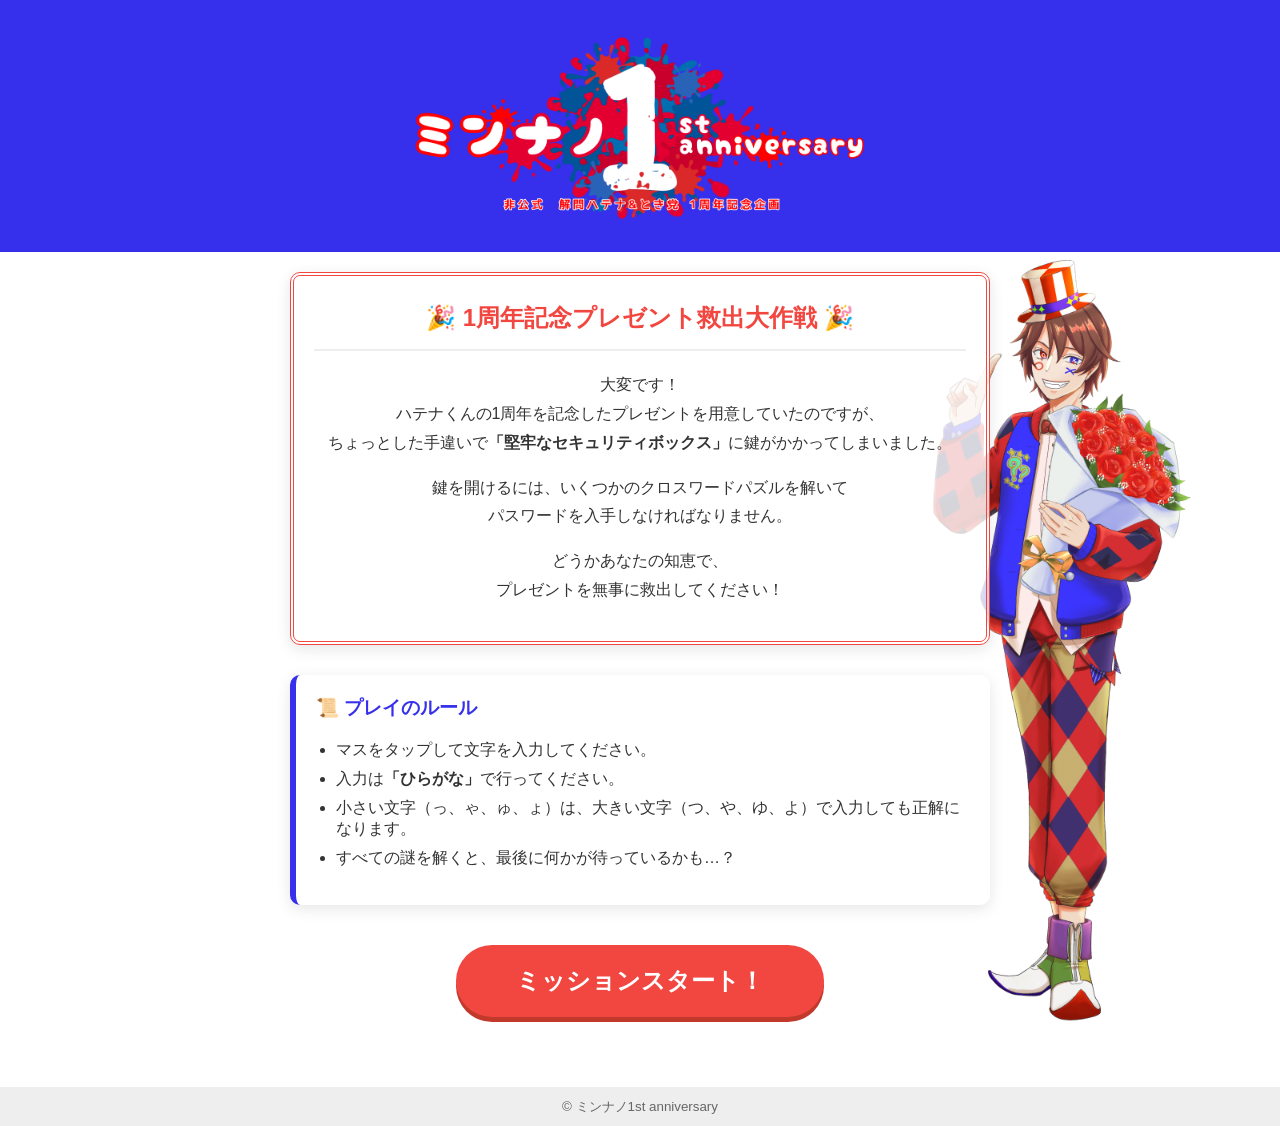
<file: index.html>
<!DOCTYPE html>
<html lang="ja">
<head>
    <meta charset="UTF-8">
    <meta name="viewport" content="width=device-width, initial-scale=1.0">
    <title>1st Anniversary Mission</title>
<link rel="stylesheet" href="style.css">

    <style>
        /* 画面全体（body）の設定 */
        body {
            /* 1. 背景色は白（ご自身で変更された `#fff` を指定） */
            background-color: #fff; 
            
            /* 2. 画像の場所を指定 */
            background-image: url('images/top-bg.png'); 
            
            /* 3. ★重要：画像を繰り返さない（1枚だけ表示） */
            background-repeat: no-repeat;
            
            /* 4. ★重要：画像の位置を「右下」にする */
            /* （"right bottom" で右下隅にピタッとくっつきます） */
            background-position: right 20px bottom 100px;
            
            /* 5. ★重要：画像のサイズを調整する */
            /* "contain" にすると、画像全体が画面内に収まるように自動縮小されます。
               もしそれでも大きい場合は、下のコメントアウトを外して数字で指定してください */
            background-size: contain; 
            background-size: 400px; /* 例：横幅300pxにする */
            
            /* 6. ★重要：スクロールした時に画像も一緒に動かす */
            /* （前回は `fixed` でしたが、右下配置の場合は動かした方が自然です） */
            background-attachment: scroll; 
        }

        /* 文字を読みやすくするための調整 */
        .story-box, .rule-box {
            /* 白背景を少し透明にして、後ろのイラストに重なった時もおしゃれに見せる */
            background-color: rgba(255, 255, 255, 0.8) !important; 
            box-shadow: 0 4px 15px rgba(0,0,0,0.1); /* 影をつけて浮かせるとさらに読みやすい */

        /* --- ここから：スマホ（画面幅が768px以下）の時だけの特別ルール --- */
        @media (max-width: 768px) {
            
            /* 1. 箱の下に大きなスペース（空き地）を作ってイラストを露出させる */
            .top-page {
                padding-bottom: 300px; /* ★イラストが綺麗に見えるまで数字を増やしたり減らしたりして調整してください */
            }

            /* 2. スマホ画面に合わせてイラストの位置とサイズを最適化する */
            body {
                background-position: center bottom; /* 右下だと見切れることがあるので、スマホでは「真ん中・一番下」に配置 */
                background-size: 80%; /* 横幅の80%くらいのサイズにする（大きすぎたら 60% などに減らす） */
            }

            /* 3. おまけ：文字の箱をPCの時より少しだけ多く透けさせる */
            .story-box, .rule-box {
                background-color: rgba(255, 255, 255, 0.25) !important; 
            }
        }
        /* --- ここまで --- */
        }
    </style>
</head>
<body>

    <header>
    <div class="header-content">
        <img src="images/logo.png" alt="ミンナノ1st Anniversary" class="logo-img">
    </div>
    </header>

    <main class="top-page">
        <div class="story-box">
            <h2>🎉 1周年記念プレゼント救出大作戦 🎉</h2>
            <p>
                大変です！<br>
                ハテナくんの1周年を記念したプレゼントを用意していたのですが、<br>
                ちょっとした手違いで<strong>「堅牢なセキュリティボックス」</strong>に鍵がかかってしまいました。
            </p>
            <p>
                鍵を開けるには、いくつかのクロスワードパズルを解いて<br>
                パスワードを入手しなければなりません。
            </p>
            <p>
                どうかあなたの知恵で、<br>
                プレゼントを無事に救出してください！
            </p>
        </div>

        <div class="rule-box">
            <h3>📜 プレイのルール</h3>
            <ul>
                <li>マスをタップして文字を入力してください。</li>
                <li>入力は<strong>「ひらがな」</strong>で行ってください。</li>
                <li>小さい文字（っ、ゃ、ゅ、ょ）は、大きい文字（つ、や、ゆ、よ）で入力しても正解になります。</li>
                <li>すべての謎を解くと、最後に何かが待っているかも…？</li>
            </ul>
        </div>

        <div class="start-area">
            <a href="stage05_3.html" class="start-btn">ミッションスタート！</a>
        </div>

    </main>

    <footer>
        <small>© ミンナノ1st anniversary</small>
    </footer>

</body>
</html>
</file>
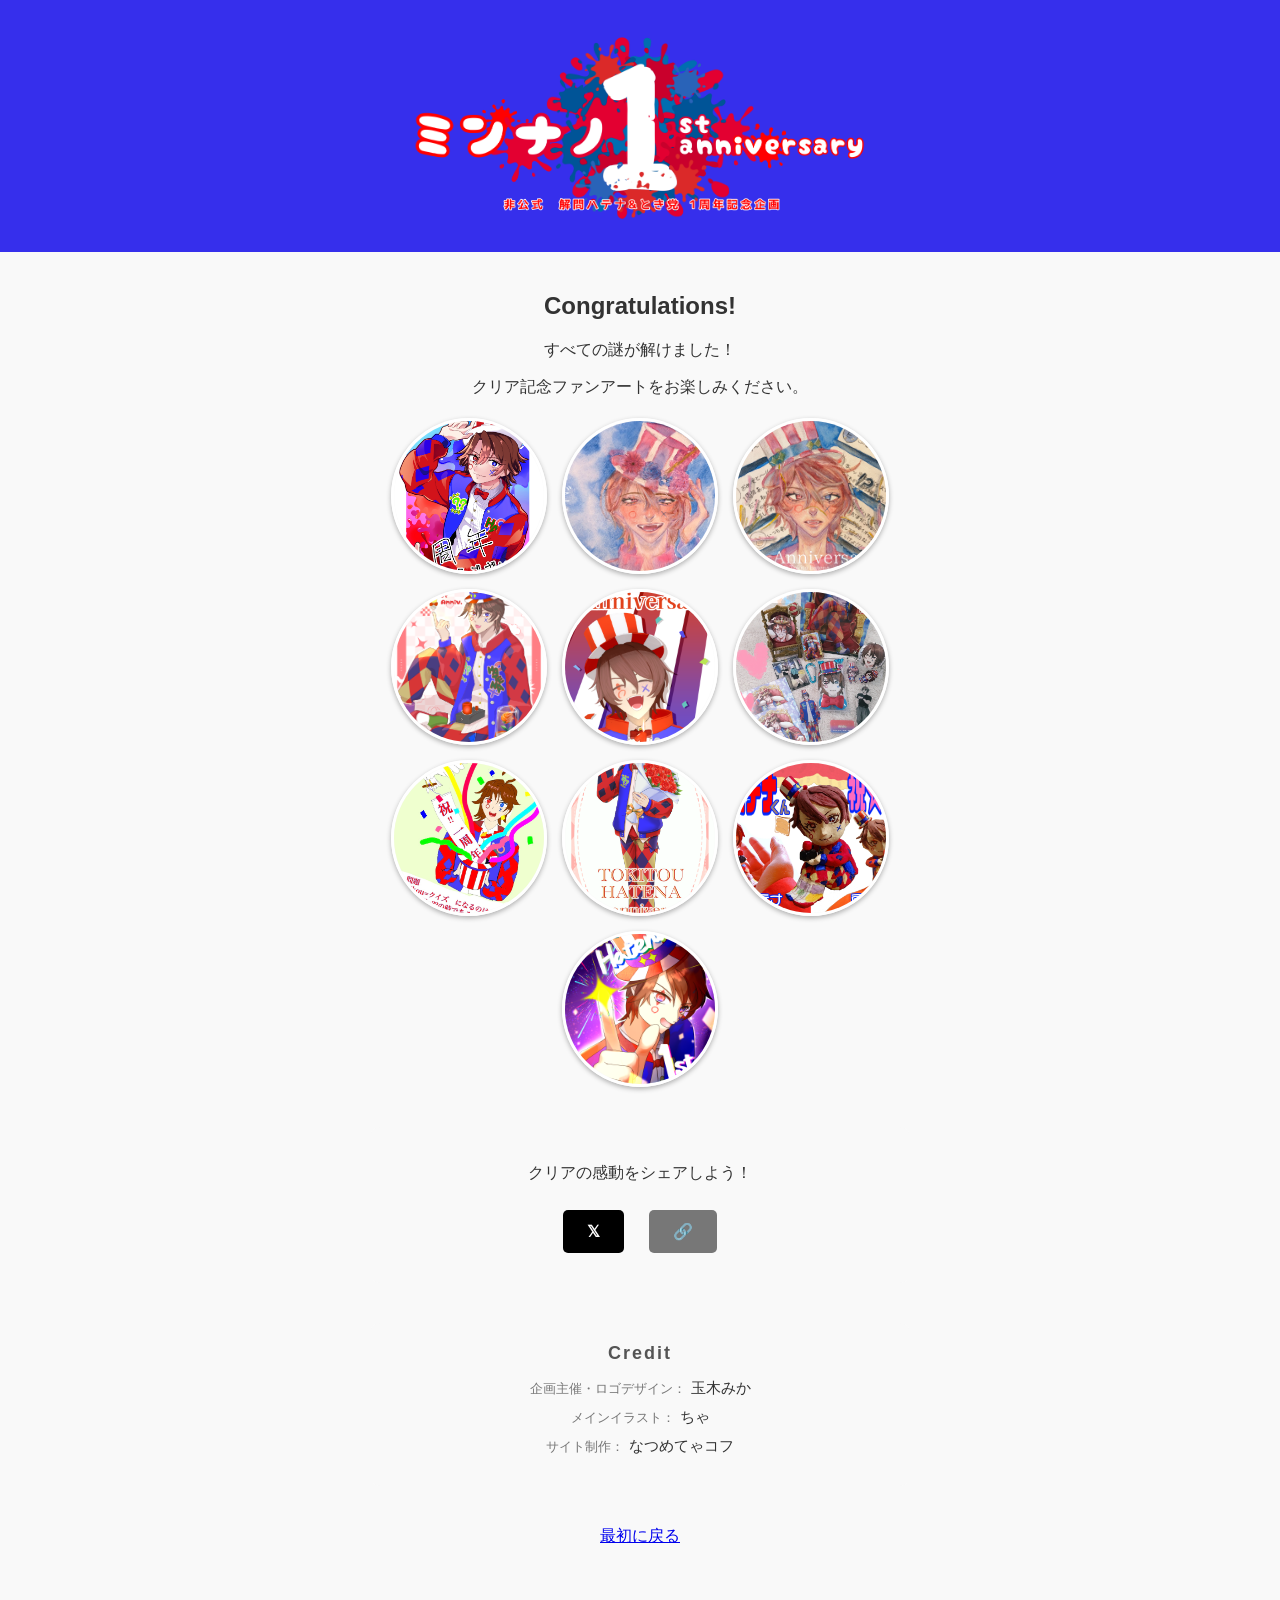
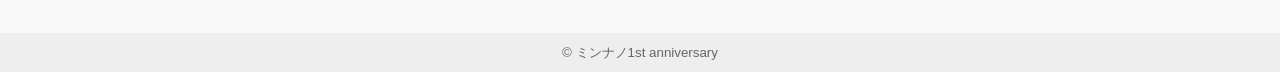
<file: final.html>
<!DOCTYPE html>
<html lang="ja">
<head>
    <meta charset="UTF-8">
    <meta name="viewport" content="width=device-width, initial-scale=1.0">
    <title>Congratulations!</title>
    <link rel="stylesheet" href="style.css">
    <style>
        /* このページだけの特別デザイン（画像用） */
        .fanart-container {
            margin: 30px auto;
            max-width: 80%;
            border: 5px solid #f24741; /* 推し赤の枠 */
            padding: 10px;
            background: white;
        }
        .fanart-container img {
            width: 100%; /* 横幅いっぱいに表示 */
            height: auto;
        }
    </style>
</head>
<body>

    <header>
    <div class="header-content">
        <a href="index.html">
            <img src="images/logo.png" alt="ミンナノ1st Anniversary" class="logo-img">
        </a>
    </div>
    </header>

<main>
        <h2>Congratulations!</h2>
        <p>すべての謎が解けました！</p>
        <p>クリア記念ファンアートをお楽しみください。</p>

        <div class="gallery-container">
            <img src="images/art01.jpg" class="thumbnail" onclick="openModal(this)" data-author="玉木みか">
    
            <img src="images/art02.jpg" class="thumbnail" onclick="openModal(this)" data-author="ざくざくチョコレート">
    
            <img src="images/art03.jpg" class="thumbnail" onclick="openModal(this)" data-author="ざくざくチョコレート">

            <img src="images/art04.png" class="thumbnail" onclick="openModal(this)" data-author="おおおなもみ">

            <img src="images/art05.png" class="thumbnail" onclick="openModal(this)" data-author="合歓木">

            <img src="images/art06.jpg" class="thumbnail" onclick="openModal(this)" data-author="はしもおこめ">

            <img src="images/art07.jpeg" class="thumbnail" onclick="openModal(this)" data-author="カモ">

            <img src="images/art08.png" class="thumbnail" onclick="openModal(this)" data-author="ちゃ">

            <img src="images/art09.jpeg" class="thumbnail" onclick="openModal(this)" data-author="ふゆのこ">

            <img src="images/art10.png" class="thumbnail" onclick="openModal(this)" data-author="どっぺる">


        </div>

        <div class="share-area">
            <p>クリアの感動をシェアしよう！</p>
            
            <button class="share-btn x-btn" onclick="shareToX()">
                𝕏 
            </button>
            
            <button class="share-btn copy-btn" onclick="copyLink()">
                🔗
            </button>
        </div>

        <div class="credits-area">
            <h3>Credit</h3>
            <p><span class="credit-role">企画主催・ロゴデザイン：</span>玉木みか</p>
            <p><span class="credit-role">メインイラスト：</span>ちゃ</p>
            <p><span class="credit-role">サイト制作：</span>なつめてゃコフ</p>
        </div>

        <p><a href="index.html">最初に戻る</a></p>
</main>

    <div id="imageModal" class="modal">
        <span class="close-btn" onclick="closeModal()">&times; 閉じる</span>
        <a class="prev" onclick="changeImage(-1)">&#10094;</a>
        <a class="next" onclick="changeImage(1)">&#10095;</a>
        
        <img class="modal-content" id="expandedImg">
        
        <div id="caption"></div>
    </div>

    <footer>
        <small>© ミンナノ1st anniversary</small>
    </footer>

    <script src="script.js"></script>

</body>
</html>
</file>
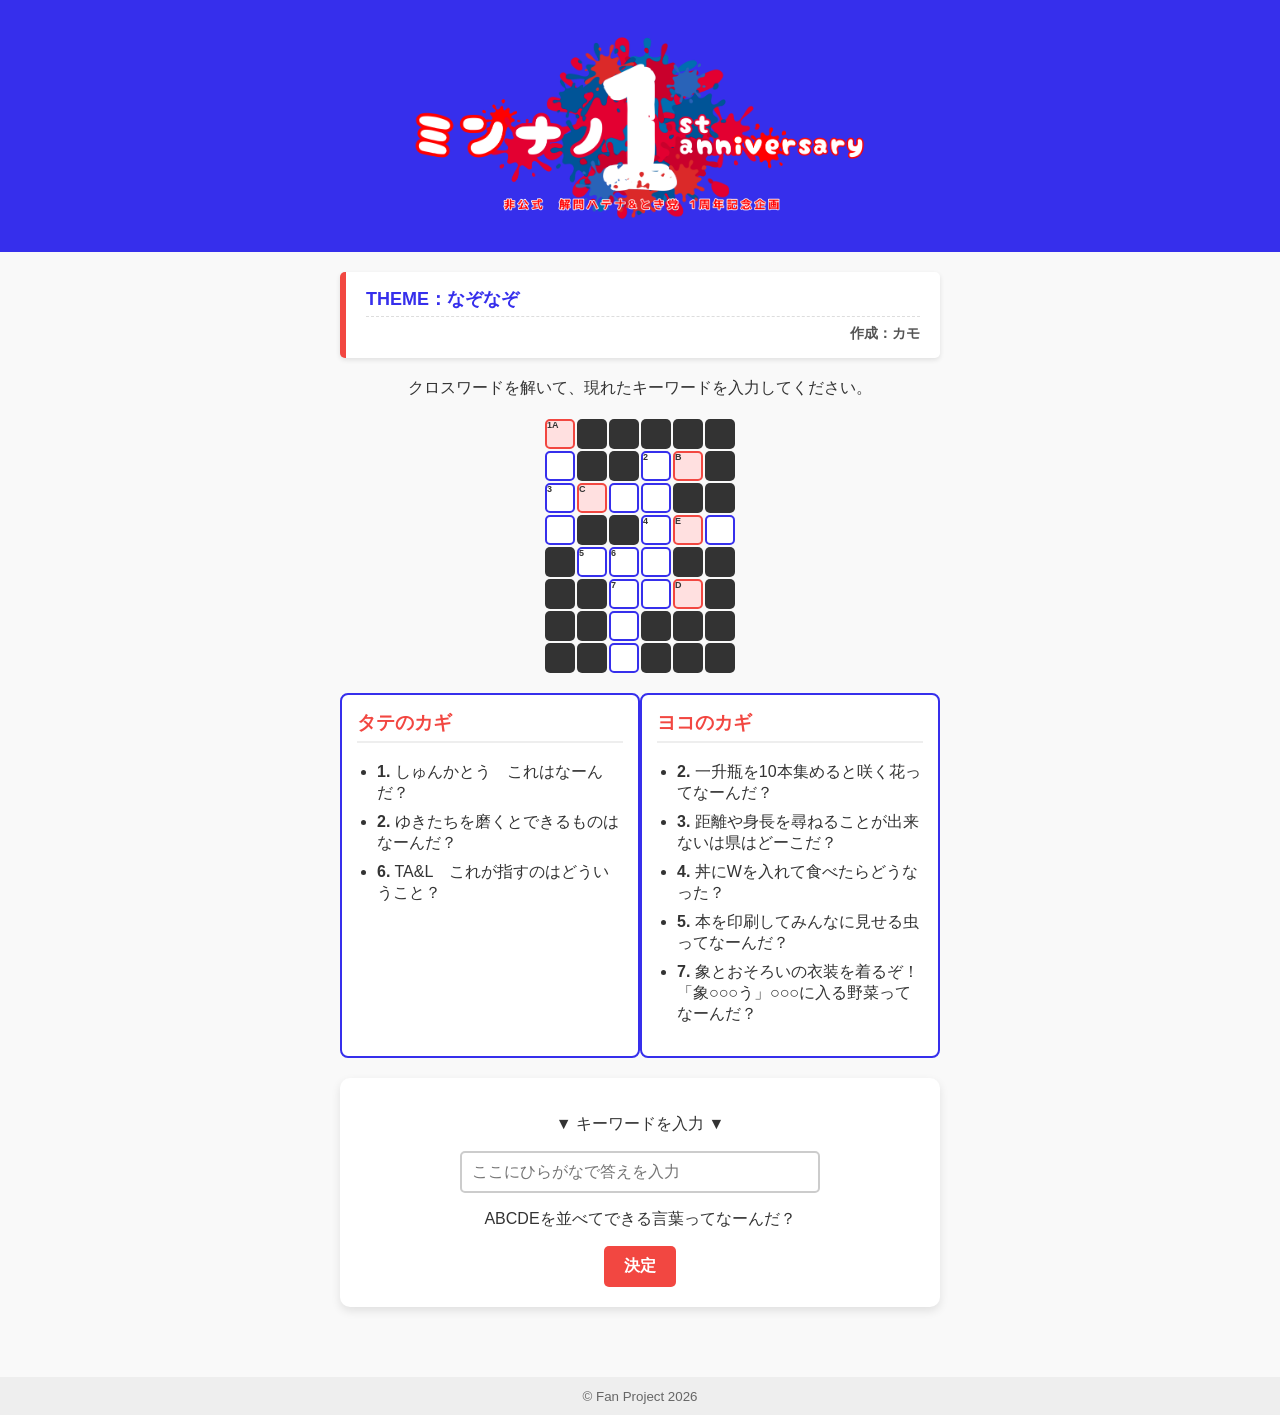
<file: stage05_1.html>
<!DOCTYPE html>
<html lang="ja">
<head>
    <meta charset="UTF-8">
    <meta name="viewport" content="width=device-width, initial-scale=1.0">
    <title>クロスワード Challenge - Stage 2</title>
    <link rel="stylesheet" href="style.css">
</head>
<body>

    <header>
    <div class="header-content">
        <img src="images/logo.png" alt="ミンナノ1st Anniversary" class="logo-img">
    </div>
    </header>

    <main>
        <div class="stage-info">
            <h2 class="theme-text">THEME：なぞなぞ</h2>
            <p class="creator-text">作成：カモ</p>
        </div>

        <p>クロスワードを解いて、現れたキーワードを入力してください。</p>
        
        <div class="crossword-container mini-mode" style="--n: 6">
            
            <div class="cell-wrapper">
            <span class="cell-number">1A</span> <input type="text" maxlength="1" class="key-cell">
            </div>
            <span class="black-cell"></span>
            <span class="black-cell"></span>
            <span class="black-cell"></span>
            <span class="black-cell"></span>
            <span class="black-cell"></span>

            <input type="text" maxlength="1" class="cell">
            <span class="black-cell"></span>
            <span class="black-cell"></span>
            <div class="cell-wrapper">
            <span class="cell-number">2</span> <input type="text" maxlength="1" class="cell">
            </div>
            <div class="cell-wrapper">
            <span class="cell-number">B</span> <input type="text" maxlength="1" class="key-cell">
            </div>
            <span class="black-cell"></span>
            
            <div class="cell-wrapper">
            <span class="cell-number">3</span> <input type="text" maxlength="1" class="cell">
            </div>
            <div class="cell-wrapper">
            <span class="cell-number">C</span> <input type="text" maxlength="1" class="key-cell">
            </div>
            <input type="text" maxlength="1" class="cell">
            <input type="text" maxlength="1" class="cell">
            <span class="black-cell"></span>
            <span class="black-cell"></span>

            <input type="text" maxlength="1" class="cell">
            <span class="black-cell"></span>
            <span class="black-cell"></span>
            <div class="cell-wrapper">
            <span class="cell-number">4</span> <input type="text" maxlength="1" class="cell">
            </div>
            <div class="cell-wrapper">
            <span class="cell-number">E</span> <input type="text" maxlength="1" class="key-cell">
            </div>
            <input type="text" maxlength="1" class="cell">
            
            <span class="black-cell"></span>
            <div class="cell-wrapper">
            <span class="cell-number">5</span> <input type="text" maxlength="1" class="cell">
            </div>
            <div class="cell-wrapper">
            <span class="cell-number">6</span> <input type="text" maxlength="1" class="cell">
            </div>
            <input type="text" maxlength="1" class="cell">
            <span class="black-cell"></span>
            <span class="black-cell"></span>

            <span class="black-cell"></span>
            <span class="black-cell"></span>
            <div class="cell-wrapper">
            <span class="cell-number">7</span> <input type="text" maxlength="1" class="cell">
            </div>
            <input type="text" maxlength="1" class="cell">
            <div class="cell-wrapper">
            <span class="cell-number">D</span> <input type="text" maxlength="1" class="key-cell">
            </div>
            <span class="black-cell"></span>

            <span class="black-cell"></span>
            <span class="black-cell"></span>
            <input type="text" maxlength="1" class="cell">
            <span class="black-cell"></span>
            <span class="black-cell"></span>
            <span class="black-cell"></span>

            <span class="black-cell"></span>
            <span class="black-cell"></span>
            <input type="text" maxlength="1" class="cell">
            <span class="black-cell"></span>
            <span class="black-cell"></span>
            <span class="black-cell"></span>


        </div>

        <div class="clues-container">
            <div class="clue-box">
                <h3>タテのカギ</h3>
                <ul>
                    <li><strong>1.</strong> しゅんかとう　これはなーんだ？</li>
                    <li><strong>2.</strong> ゆきたちを磨くとできるものはなーんだ？</li>
                    <li><strong>6.</strong> TA&L　これが指すのはどういうこと？</li>
                </ul>
            </div>
            <div class="clue-box">
                <h3>ヨコのカギ</h3>
                <ul>
                    <li><strong>2.</strong> 一升瓶を10本集めると咲く花ってなーんだ？</li>
                    <li><strong>3.</strong> 距離や身長を尋ねることが出来ないは県はどーこだ？</li>
                    <li><strong>4.</strong> 丼にWを入れて食べたらどうなった？</li>
                    <li><strong>5.</strong> 本を印刷してみんなに見せる虫ってなーんだ？</li>
                    <li><strong>7.</strong> 象とおそろいの衣装を着るぞ！「象○○○う」○○○に入る野菜ってなーんだ？</li>
                </ul>
            </div>
        </div>

<div class="answer-section">
            <p>▼ キーワードを入力 ▼</p>
            <input type="text" id="user-password" placeholder="ここにひらがなで答えを入力">
            
            <p class="input-hint">ABCDEを並べてできる言葉ってなーんだ？</p>
            
            <button onclick="checkAnswer('ありがとう', 'stage05_2.html')">決定</button>
        </div>
    </main>

    <footer>
        <small>© Fan Project 2026</small>
    </footer>

    <script src="script.js"></script>
</body>
</html>
</file>
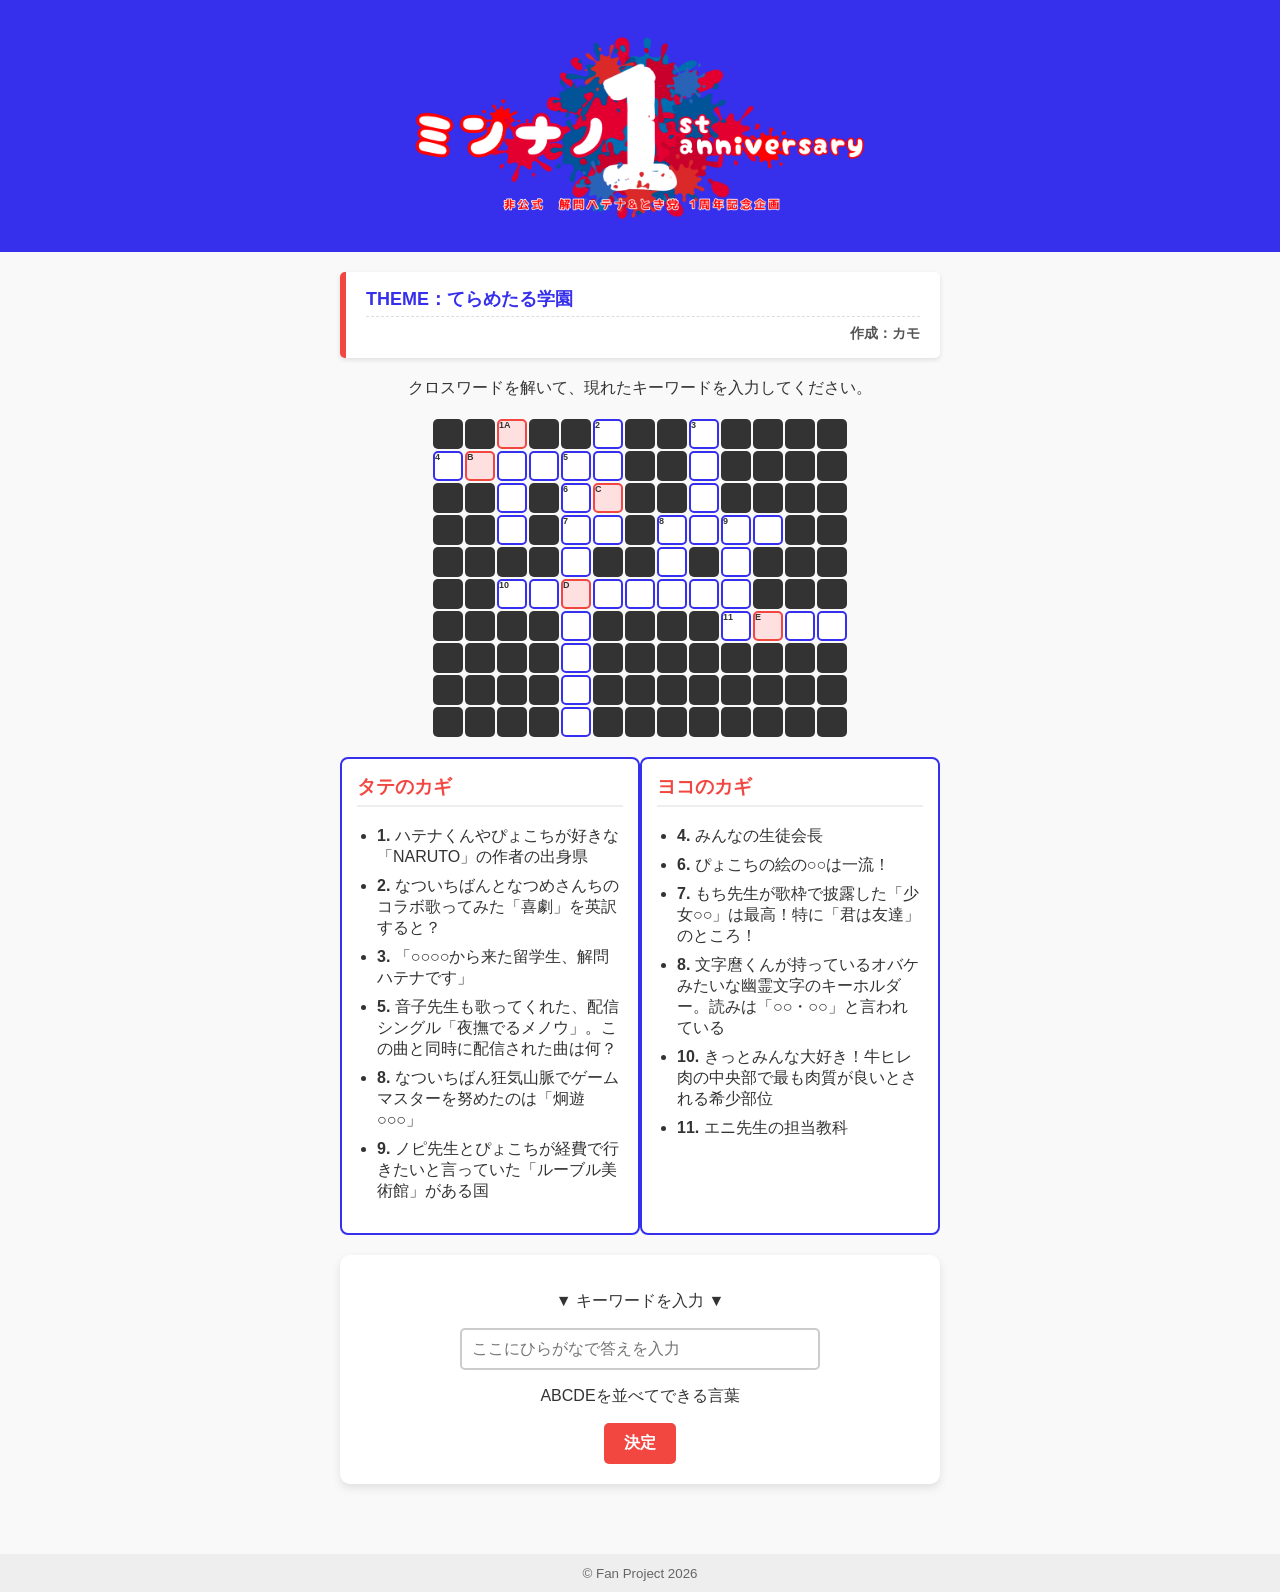
<file: stage05_2.html>
<!DOCTYPE html>
<html lang="ja">
<head>
    <meta charset="UTF-8">
    <meta name="viewport" content="width=device-width, initial-scale=1.0">
    <title>クロスワード Challenge - Stage 3</title>
    <link rel="stylesheet" href="style.css">
</head>
<body>

    <header>
    <div class="header-content">
        <img src="images/logo.png" alt="ミンナノ1st Anniversary" class="logo-img">
    </div>
    </header>

    <main>
        <div class="stage-info">
            <h2 class="theme-text">THEME：てらめたる学園</h2>
            <p class="creator-text">作成：カモ</p>
        </div>

        <p>クロスワードを解いて、現れたキーワードを入力してください。</p>
        
        <div class="crossword-container mini-mode" style="--n: 13">

            <span class="black-cell"></span>
            <span class="black-cell"></span>
            <div class="cell-wrapper">
            <span class="cell-number">1A</span> <input type="text" maxlength="1" class="key-cell">
            </div>
            <span class="black-cell"></span>
            <span class="black-cell"></span>
            <div class="cell-wrapper">
            <span class="cell-number">2</span> <input type="text" maxlength="1" class="cell">
            </div>
            <span class="black-cell"></span>
            <span class="black-cell"></span>
            <div class="cell-wrapper">
            <span class="cell-number">3</span> <input type="text" maxlength="1" class="cell">
            </div>
            <span class="black-cell"></span>
            <span class="black-cell"></span>
            <span class="black-cell"></span>
            <span class="black-cell"></span>

            <div class="cell-wrapper">
            <span class="cell-number">4</span> <input type="text" maxlength="1" class="cell">
            </div>
            <div class="cell-wrapper">
            <span class="cell-number">B</span> <input type="text" maxlength="1" class="key-cell">
            </div>
            <input type="text" maxlength="1" class="cell">
            <input type="text" maxlength="1" class="cell">
            <div class="cell-wrapper">
            <span class="cell-number">5</span> <input type="text" maxlength="1" class="cell">
            </div>
            <input type="text" maxlength="1" class="cell">
            <span class="black-cell"></span>
            <span class="black-cell"></span>
            <input type="text" maxlength="1" class="cell">
            <span class="black-cell"></span>
            <span class="black-cell"></span>
            <span class="black-cell"></span>
            <span class="black-cell"></span>

            <span class="black-cell"></span>
            <span class="black-cell"></span>
            <input type="text" maxlength="1" class="cell">
            <span class="black-cell"></span>
            <div class="cell-wrapper">
            <span class="cell-number">6</span> <input type="text" maxlength="1" class="cell">
            </div>
            <div class="cell-wrapper">
            <span class="cell-number">C</span> <input type="text" maxlength="1" class="key-cell">
            </div>
            <span class="black-cell"></span>
            <span class="black-cell"></span>
            <input type="text" maxlength="1" class="cell">
            <span class="black-cell"></span>
            <span class="black-cell"></span>
            <span class="black-cell"></span>
            <span class="black-cell"></span>

            <span class="black-cell"></span>
            <span class="black-cell"></span>
            <input type="text" maxlength="1" class="cell">
            <span class="black-cell"></span>
            <div class="cell-wrapper">
            <span class="cell-number">7</span> <input type="text" maxlength="1" class="cell">
            </div>
            <input type="text" maxlength="1" class="cell">
            <span class="black-cell"></span>
            <div class="cell-wrapper">
            <span class="cell-number">8</span> <input type="text" maxlength="1" class="cell">
            </div>
            <input type="text" maxlength="1" class="cell">
            <div class="cell-wrapper">
            <span class="cell-number">9</span> <input type="text" maxlength="1" class="cell">
            </div>
            <input type="text" maxlength="1" class="cell">
            <span class="black-cell"></span>
            <span class="black-cell"></span>

            <span class="black-cell"></span>
            <span class="black-cell"></span>
            <span class="black-cell"></span>
            <span class="black-cell"></span>
            <input type="text" maxlength="1" class="cell">
            <span class="black-cell"></span>
            <span class="black-cell"></span>
            <input type="text" maxlength="1" class="cell">
            <span class="black-cell"></span>
            <input type="text" maxlength="1" class="cell">
            <span class="black-cell"></span>
            <span class="black-cell"></span><span class="black-cell"></span>
            
            <span class="black-cell"></span>
            <span class="black-cell"></span>
            <div class="cell-wrapper">
            <span class="cell-number">10</span> <input type="text" maxlength="1" class="cell">
            </div>
            <input type="text" maxlength="1" class="cell">
            <div class="cell-wrapper">
            <span class="cell-number">D</span> <input type="text" maxlength="1" class="key-cell">
            </div>
            <input type="text" maxlength="1" class="cell">
            <input type="text" maxlength="1" class="cell">
            <input type="text" maxlength="1" class="cell">
            <input type="text" maxlength="1" class="cell">
            <input type="text" maxlength="1" class="cell">
            <span class="black-cell"></span>
            <span class="black-cell"></span>
            <span class="black-cell"></span>

            <span class="black-cell"></span>
            <span class="black-cell"></span>
            <span class="black-cell"></span>
            <span class="black-cell"></span>
            <input type="text" maxlength="1" class="cell">
            <span class="black-cell"></span>
            <span class="black-cell"></span>
            <span class="black-cell"></span>
            <span class="black-cell"></span>
            <div class="cell-wrapper">
            <span class="cell-number">11</span> <input type="text" maxlength="1" class="cell">
            </div>
            <div class="cell-wrapper">
            <span class="cell-number">E</span> <input type="text" maxlength="1" class="key-cell">
            </div>
            <input type="text" maxlength="1" class="cell">
            <input type="text" maxlength="1" class="cell">

            <span class="black-cell"></span>
            <span class="black-cell"></span>
            <span class="black-cell"></span>
            <span class="black-cell"></span>
            <input type="text" maxlength="1" class="cell">
            <span class="black-cell"></span>
            <span class="black-cell"></span>
            <span class="black-cell"></span>
            <span class="black-cell"></span>
            <span class="black-cell"></span>
            <span class="black-cell"></span>
            <span class="black-cell"></span>
            <span class="black-cell"></span>

            <span class="black-cell"></span>
            <span class="black-cell"></span>
            <span class="black-cell"></span>
            <span class="black-cell"></span>
            <input type="text" maxlength="1" class="cell">
            <span class="black-cell"></span>
            <span class="black-cell"></span>
            <span class="black-cell"></span>
            <span class="black-cell"></span>
            <span class="black-cell"></span>
            <span class="black-cell"></span>
            <span class="black-cell"></span>
            <span class="black-cell"></span>

            <span class="black-cell"></span>
            <span class="black-cell"></span>
            <span class="black-cell"></span>
            <span class="black-cell"></span>
            <input type="text" maxlength="1" class="cell">
            <span class="black-cell"></span>
            <span class="black-cell"></span>
            <span class="black-cell"></span>
            <span class="black-cell"></span>
            <span class="black-cell"></span>
            <span class="black-cell"></span>
            <span class="black-cell"></span>
            <span class="black-cell"></span>


        </div>

        <div class="clues-container">
            <div class="clue-box">
                <h3>タテのカギ</h3>
                <ul>
                    <li><strong>1.</strong> ハテナくんやぴょこちが好きな「NARUTO」の作者の出身県</li>
                    <li><strong>2.</strong> なついちばんとなつめさんちのコラボ歌ってみた「喜劇」を英訳すると？</li>
                    <li><strong>3.</strong> 「○○○○から来た留学生、解問ハテナです」</li>
                    <li><strong>5.</strong> 音子先生も歌ってくれた、配信シングル「夜撫でるメノウ」。この曲と同時に配信された曲は何？</li>
                    <li><strong>8.</strong> なついちばん狂気山脈でゲームマスターを努めたのは「炯遊○○○」</li>
                    <li><strong>9.</strong> ノピ先生とぴょこちが経費で行きたいと言っていた「ルーブル美術館」がある国</li>
                </ul>
            </div>
            <div class="clue-box">
                <h3>ヨコのカギ</h3>
                <ul>
                    <li><strong>4.</strong> みんなの生徒会長</li>
                    <li><strong>6.</strong> ぴょこちの絵の○○は一流！</li>
                    <li><strong>7.</strong> もち先生が歌枠で披露した「少女○○」は最高！特に「君は友達」のところ！</li>
                    <li><strong>8.</strong> 文字麿くんが持っているオバケみたいな幽霊文字のキーホルダー。読みは「○○・○○」と言われている</li>
                    <li><strong>10.</strong> きっとみんな大好き！牛ヒレ肉の中央部で最も肉質が良いとされる希少部位</li>
                    <li><strong>11.</strong> エニ先生の担当教科</li>
                </ul>
            </div>
        </div>

<div class="answer-section">
            <p>▼ キーワードを入力 ▼</p>
            <input type="text" id="user-password" placeholder="ここにひらがなで答えを入力">
            
            <p class="input-hint">ABCDEを並べてできる言葉</p>
            
            <button onclick="checkAnswer('おめでとう', 'stage08.html')">決定</button>
        </div>
    </main>

    <footer>
        <small>© Fan Project 2026</small>
    </footer>

    <script src="script.js"></script>
</body>
</html>
</file>
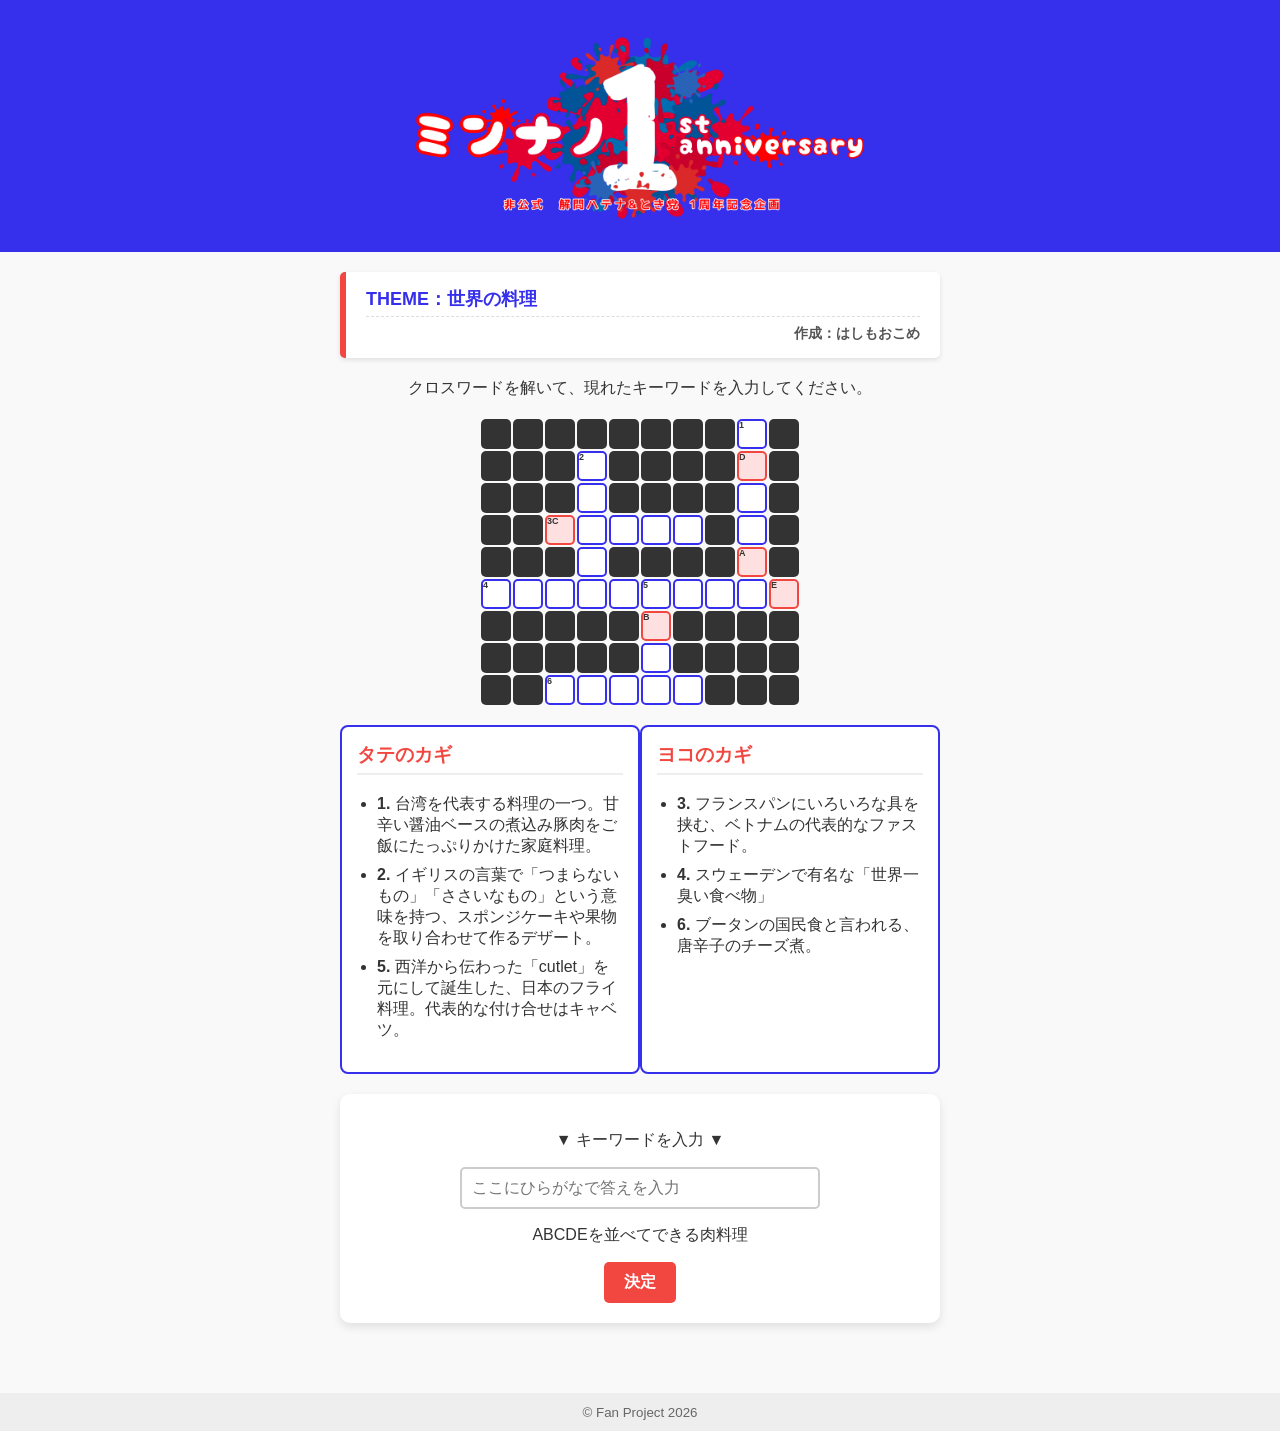
<file: stage05_3.html>
<!DOCTYPE html>
<html lang="ja">
<head>
    <meta charset="UTF-8">
    <meta name="viewport" content="width=device-width, initial-scale=1.0">
    <title>クロスワード Challenge - Stage 1</title>
    <link rel="stylesheet" href="style.css">
</head>
<body>

    <header>
    <div class="header-content">
        <img src="images/logo.png" alt="ミンナノ1st Anniversary" class="logo-img">
    </div>
    </header>

    <main>
        <div class="stage-info">
            <h2 class="theme-text">THEME：世界の料理</h2>
            <p class="creator-text">作成：はしもおこめ</p>
        </div>

        <p>クロスワードを解いて、現れたキーワードを入力してください。</p>
        
      <div class="crossword-container mini-mode" style="--n: 10">

            <span class="black-cell"></span>
            <span class="black-cell"></span>
            <span class="black-cell"></span>
            <span class="black-cell"></span>
            <span class="black-cell"></span>
            <span class="black-cell"></span>
            <span class="black-cell"></span>
            <span class="black-cell"></span>
            <div class="cell-wrapper">
            <span class="cell-number">1</span> <input type="text" maxlength="1" class="cell">
            </div>
            <span class="black-cell"></span>

            <span class="black-cell"></span>
            <span class="black-cell"></span>
            <span class="black-cell"></span>
            <div class="cell-wrapper">
            <span class="cell-number">2</span> <input type="text" maxlength="1" class="cell">
            </div>
            <span class="black-cell"></span>
            <span class="black-cell"></span>
            <span class="black-cell"></span>
            <span class="black-cell"></span>
            <div class="cell-wrapper">
            <span class="cell-number">D</span> <input type="text" maxlength="1" class="key-cell">
            </div>
            <span class="black-cell"></span>

            <span class="black-cell"></span>
            <span class="black-cell"></span>
            <span class="black-cell"></span>
            <input type="text" maxlength="1" class="cell">
            <span class="black-cell"></span>
            <span class="black-cell"></span>
            <span class="black-cell"></span>
            <span class="black-cell"></span>
            <input type="text" maxlength="1" class="cell">
            <span class="black-cell"></span>

            <span class="black-cell"></span>
            <span class="black-cell"></span>
            <div class="cell-wrapper">
            <span class="cell-number">3C</span> <input type="text" maxlength="1" class="key-cell">
            </div>
            <input type="text" maxlength="1" class="cell">
            <input type="text" maxlength="1" class="cell">
            <input type="text" maxlength="1" class="cell">
            <input type="text" maxlength="1" class="cell">
            <span class="black-cell"></span>
            <input type="text" maxlength="1" class="cell">
            <span class="black-cell"></span>

            <span class="black-cell"></span>
            <span class="black-cell"></span>
            <span class="black-cell"></span>
            <input type="text" maxlength="1" class="cell">
            <span class="black-cell"></span>
            <span class="black-cell"></span>
            <span class="black-cell"></span>
            <span class="black-cell"></span>
            <div class="cell-wrapper">
            <span class="cell-number">A</span> <input type="text" maxlength="1" class="key-cell">
            </div>
            <span class="black-cell"></span>

            <div class="cell-wrapper">
            <span class="cell-number">4</span> <input type="text" maxlength="1" class="cell">
            </div>
            <input type="text" maxlength="1" class="cell">
            <input type="text" maxlength="1" class="cell">
            <input type="text" maxlength="1" class="cell">
            <input type="text" maxlength="1" class="cell">
            <div class="cell-wrapper">
            <span class="cell-number">5</span> <input type="text" maxlength="1" class="cell">
            </div>
            <input type="text" maxlength="1" class="cell">
            <input type="text" maxlength="1" class="cell">
            <input type="text" maxlength="1" class="cell">
            <div class="cell-wrapper">
            <span class="cell-number">E</span> <input type="text" maxlength="1" class="key-cell">
            </div>

            <span class="black-cell"></span>
            <span class="black-cell"></span>
            <span class="black-cell"></span>
            <span class="black-cell"></span>
            <span class="black-cell"></span>
            <div class="cell-wrapper">
            <span class="cell-number">B</span> <input type="text" maxlength="1" class="key-cell">
            </div>
            <span class="black-cell"></span>
            <span class="black-cell"></span>
            <span class="black-cell"></span>
            <span class="black-cell"></span>

            <span class="black-cell"></span>
            <span class="black-cell"></span>
            <span class="black-cell"></span>
            <span class="black-cell"></span>
            <span class="black-cell"></span>
            <input type="text" maxlength="1" class="cell">
            <span class="black-cell"></span>
            <span class="black-cell"></span>
            <span class="black-cell"></span>
            <span class="black-cell"></span>

            <span class="black-cell"></span>
            <span class="black-cell"></span>
            <div class="cell-wrapper">
            <span class="cell-number">6</span> <input type="text" maxlength="1" class="cell">
            </div>
            <input type="text" maxlength="1" class="cell">
            <input type="text" maxlength="1" class="cell">
            <input type="text" maxlength="1" class="cell">
            <input type="text" maxlength="1" class="cell">
            <span class="black-cell"></span>
            <span class="black-cell"></span>
            <span class="black-cell"></span>

        </div>

        <div class="clues-container">
            <div class="clue-box">
                <h3>タテのカギ</h3>
                <ul>
                    <li><strong>1.</strong> 台湾を代表する料理の一つ。甘辛い醤油ベースの煮込み豚肉をご飯にたっぷりかけた家庭料理。</li>
                    <li><strong>2.</strong> イギリスの言葉で「つまらないもの」「ささいなもの」という意味を持つ、スポンジケーキや果物を取り合わせて作るデザート。</li>
                    <li><strong>5.</strong> 西洋から伝わった「cutlet」を元にして誕生した、日本のフライ料理。代表的な付け合せはキャベツ。</li>
                </ul>
            </div>
            <div class="clue-box">
                <h3>ヨコのカギ</h3>
                <ul>
                    <li><strong>3.</strong> フランスパンにいろいろな具を挟む、ベトナムの代表的なファストフード。</li>
                    <li><strong>4.</strong> スウェーデンで有名な「世界一臭い食べ物」</li>
                    <li><strong>6.</strong> ブータンの国民食と言われる、唐辛子のチーズ煮。</li>
                </ul>
            </div>
        </div>

<div class="answer-section">
            <p>▼ キーワードを入力 ▼</p>
            <input type="text" id="user-password" placeholder="ここにひらがなで答えを入力">
            
            <p class="input-hint">ABCDEを並べてできる肉料理</p>
            
            <button onclick="checkAnswer('はんばーぐ', 'stage05_1.html')">決定</button>
        </div>
    </main>

    <footer>
        <small>© Fan Project 2026</small>
    </footer>

    <script src="script.js"></script>
</body>
</html>
</file>
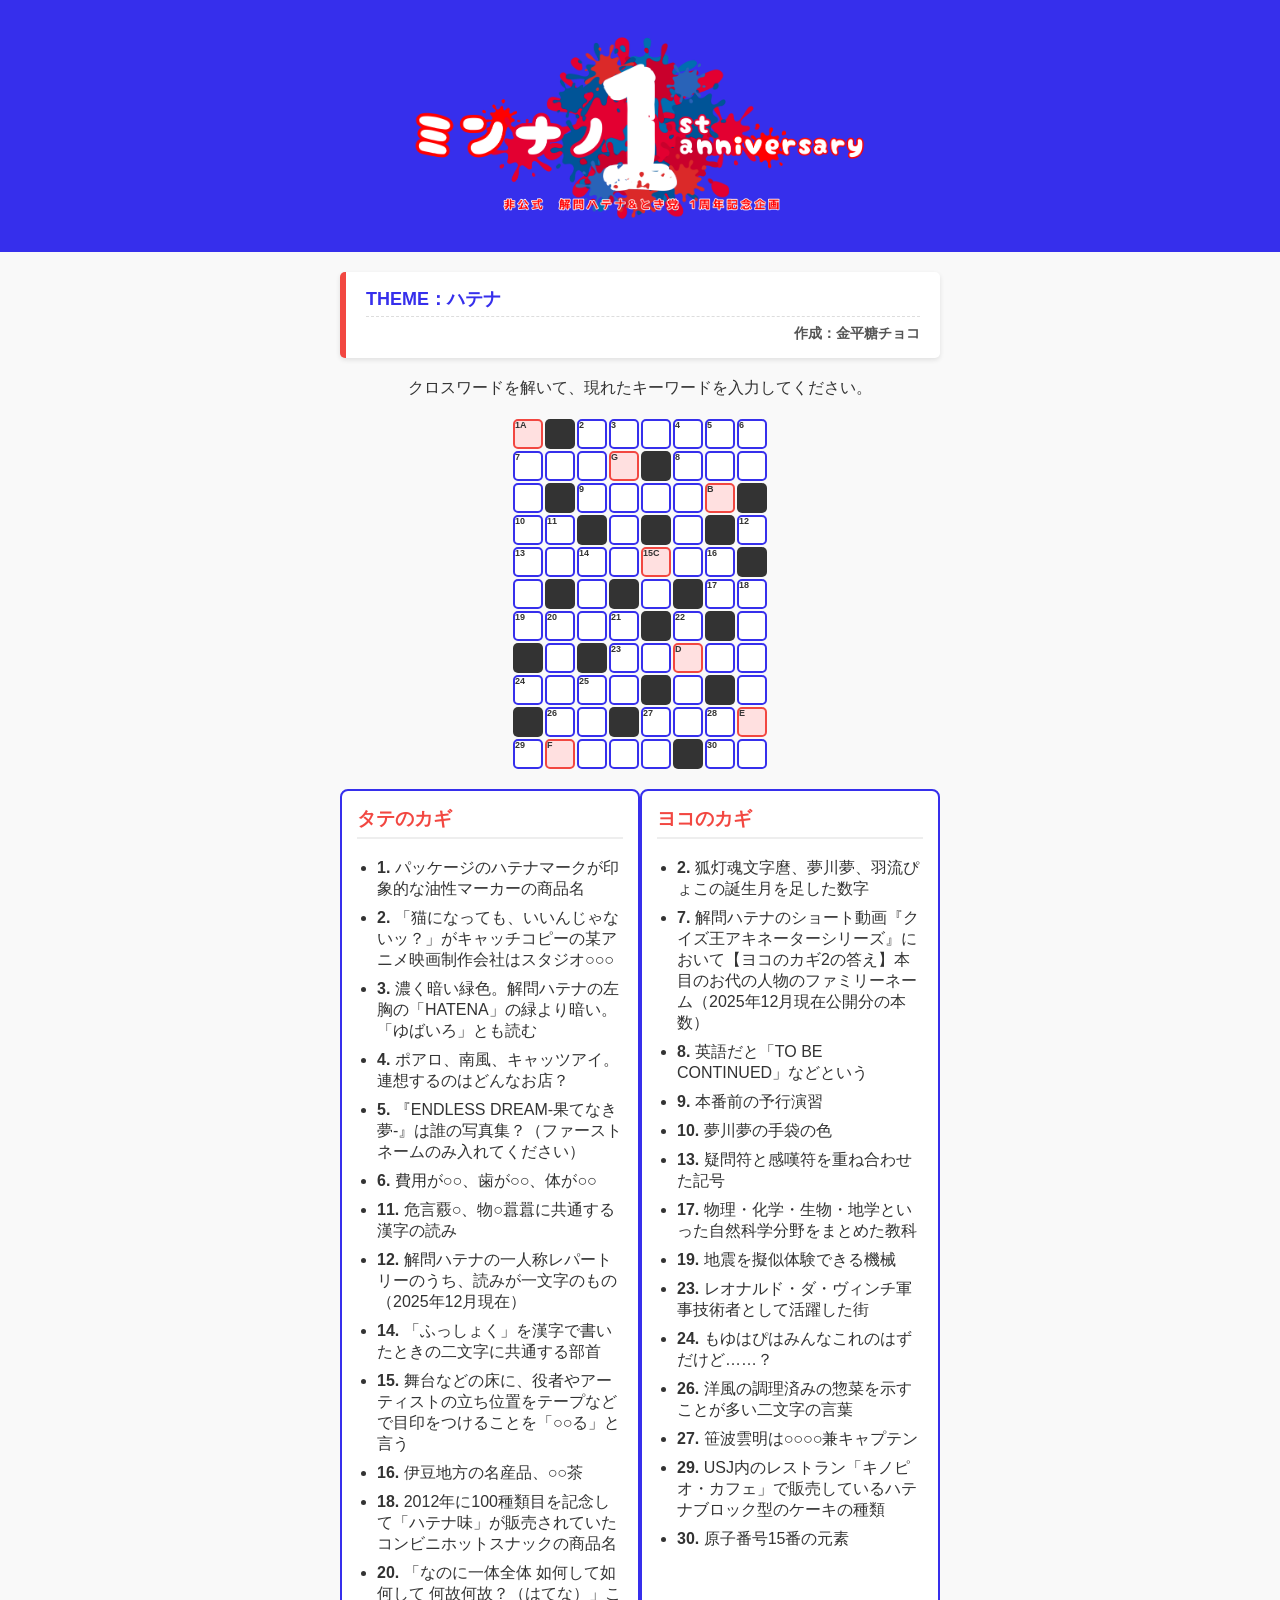
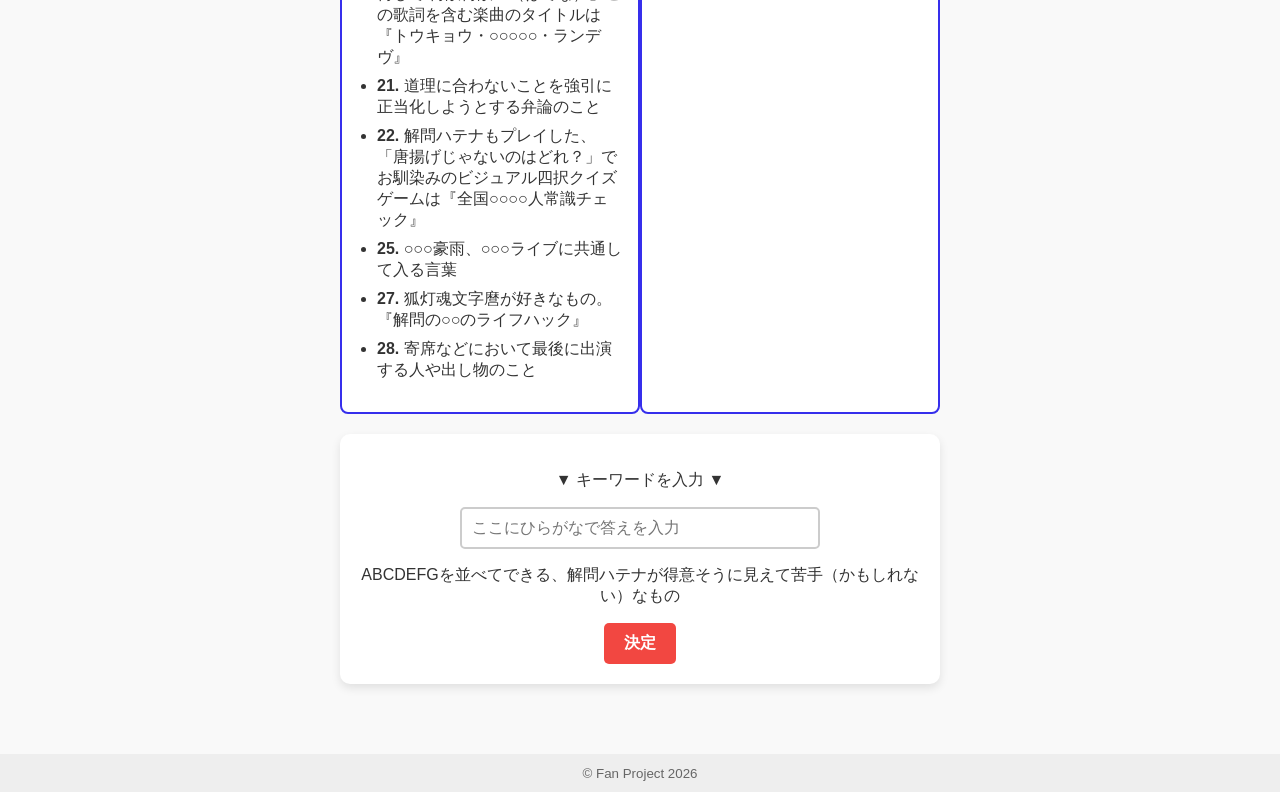
<file: stage07_1.html>
<!DOCTYPE html>
<html lang="ja">
<head>
    <meta charset="UTF-8">
    <meta name="viewport" content="width=device-width, initial-scale=1.0">
    <title>クロスワード Challenge - Stage 7</title>
    <link rel="stylesheet" href="style.css">
</head>
<body>

    <header>
    <div class="header-content">
        <img src="images/logo.png" alt="ミンナノ1st Anniversary" class="logo-img">
    </div>
    </header>

    <main>
        <div class="stage-info">
            <h2 class="theme-text">THEME：ハテナ</h2>
            <p class="creator-text">作成：金平糖チョコ</p>
        </div>

        <p>クロスワードを解いて、現れたキーワードを入力してください。</p>
        
        <div class="crossword-container mini-mode" style="--n: 8">

            <div class="cell-wrapper">
            <span class="cell-number">1A</span> <input type="text" maxlength="1" class="key-cell">
            </div>
            <span class="black-cell"></span>
            <div class="cell-wrapper">
            <span class="cell-number">2</span> <input type="text" maxlength="1" class="cell">
            </div>
            <div class="cell-wrapper">
            <span class="cell-number">3</span> <input type="text" maxlength="1" class="cell">
            </div>
            <input type="text" maxlength="1" class="cell">
            <div class="cell-wrapper">
            <span class="cell-number">4</span> <input type="text" maxlength="1" class="cell">
            </div>
            <div class="cell-wrapper">
            <span class="cell-number">5</span> <input type="text" maxlength="1" class="cell">
            </div>
            <div class="cell-wrapper">
            <span class="cell-number">6</span> <input type="text" maxlength="1" class="cell">
            </div>

            <div class="cell-wrapper">
            <span class="cell-number">7</span> <input type="text" maxlength="1" class="cell">
            </div>
            <input type="text" maxlength="1" class="cell">
            <input type="text" maxlength="1" class="cell">
            <div class="cell-wrapper">
            <span class="cell-number">G</span> <input type="text" maxlength="1" class="key-cell">
            </div>
            <span class="black-cell"></span>
            <div class="cell-wrapper">
            <span class="cell-number">8</span> <input type="text" maxlength="1" class="cell">
            </div>
            <input type="text" maxlength="1" class="cell">
            <input type="text" maxlength="1" class="cell">

            <input type="text" maxlength="1" class="cell">
            <span class="black-cell"></span>
            <div class="cell-wrapper">
            <span class="cell-number">9</span> <input type="text" maxlength="1" class="cell">
            </div>
            <input type="text" maxlength="1" class="cell">
            <input type="text" maxlength="1" class="cell">
            <input type="text" maxlength="1" class="cell">
            <div class="cell-wrapper">
            <span class="cell-number">B</span> <input type="text" maxlength="1" class="key-cell">
            </div>
            <span class="black-cell"></span>

            <div class="cell-wrapper">
            <span class="cell-number">10</span> <input type="text" maxlength="1" class="cell">
            </div>
            <div class="cell-wrapper">
            <span class="cell-number">11</span> <input type="text" maxlength="1" class="cell">
            </div>
            <span class="black-cell"></span>
            <input type="text" maxlength="1" class="cell">
            <span class="black-cell"></span>
            <input type="text" maxlength="1" class="cell">
            <span class="black-cell"></span>
            <div class="cell-wrapper">
            <span class="cell-number">12</span> <input type="text" maxlength="1" class="cell">
            </div>

            <div class="cell-wrapper">
            <span class="cell-number">13</span> <input type="text" maxlength="1" class="cell">
            </div>
            <input type="text" maxlength="1" class="cell">
            <div class="cell-wrapper">
            <span class="cell-number">14</span> <input type="text" maxlength="1" class="cell">
            </div>
            <input type="text" maxlength="1" class="cell">
            <div class="cell-wrapper">
            <span class="cell-number">15C</span> <input type="text" maxlength="1" class="key-cell">
            </div>
            <input type="text" maxlength="1" class="cell">
            <div class="cell-wrapper">
            <span class="cell-number">16</span> <input type="text" maxlength="1" class="cell">
            </div>
            <span class="black-cell"></span>

            <input type="text" maxlength="1" class="cell">
            <span class="black-cell"></span>
            <input type="text" maxlength="1" class="cell">
            <span class="black-cell"></span>
            <input type="text" maxlength="1" class="cell">
            <span class="black-cell"></span>
            <div class="cell-wrapper">
            <span class="cell-number">17</span> <input type="text" maxlength="1" class="cell">
            </div>
            <div class="cell-wrapper">
            <span class="cell-number">18</span> <input type="text" maxlength="1" class="cell">
            </div>

            <div class="cell-wrapper">
            <span class="cell-number">19</span> <input type="text" maxlength="1" class="cell">
            </div>
            <div class="cell-wrapper">
            <span class="cell-number">20</span> <input type="text" maxlength="1" class="cell">
            </div>
            <input type="text" maxlength="1" class="cell">
            <div class="cell-wrapper">
            <span class="cell-number">21</span> <input type="text" maxlength="1" class="cell">
            </div>
            <span class="black-cell"></span>
            <div class="cell-wrapper">
            <span class="cell-number">22</span> <input type="text" maxlength="1" class="cell">
            </div>
            <span class="black-cell"></span>
            <input type="text" maxlength="1" class="cell">

            <span class="black-cell"></span>
            <input type="text" maxlength="1" class="cell">
            <span class="black-cell"></span>
            <div class="cell-wrapper">
            <span class="cell-number">23</span> <input type="text" maxlength="1" class="cell">
            </div>
            <input type="text" maxlength="1" class="cell">
            <div class="cell-wrapper">
            <span class="cell-number">D</span> <input type="text" maxlength="1" class="key-cell">
            </div>
            <input type="text" maxlength="1" class="cell">
            <input type="text" maxlength="1" class="cell">

            <div class="cell-wrapper">
            <span class="cell-number">24</span> <input type="text" maxlength="1" class="cell">
            </div>
            <input type="text" maxlength="1" class="cell">
            <div class="cell-wrapper">
            <span class="cell-number">25</span> <input type="text" maxlength="1" class="cell">
            </div>
            <input type="text" maxlength="1" class="cell">
            <span class="black-cell"></span>
            <input type="text" maxlength="1" class="cell">
            <span class="black-cell"></span>
            <input type="text" maxlength="1" class="cell">

            <span class="black-cell"></span>
            <div class="cell-wrapper">
            <span class="cell-number">26</span> <input type="text" maxlength="1" class="cell">
            </div>
            <input type="text" maxlength="1" class="cell">
            <span class="black-cell"></span>
            <div class="cell-wrapper">
            <span class="cell-number">27</span> <input type="text" maxlength="1" class="cell">
            </div>
            <input type="text" maxlength="1" class="cell">
            <div class="cell-wrapper">
            <span class="cell-number">28</span> <input type="text" maxlength="1" class="cell">
            </div>
            <div class="cell-wrapper">
            <span class="cell-number">E</span> <input type="text" maxlength="1" class="key-cell">
            </div>

            <div class="cell-wrapper">
            <span class="cell-number">29</span> <input type="text" maxlength="1" class="cell">
            </div>
            <div class="cell-wrapper">
            <span class="cell-number">F</span> <input type="text" maxlength="1" class="key-cell">
            </div>
            <input type="text" maxlength="1" class="cell">
            <input type="text" maxlength="1" class="cell">
            <input type="text" maxlength="1" class="cell">
            <span class="black-cell"></span>
            <div class="cell-wrapper">
            <span class="cell-number">30</span> <input type="text" maxlength="1" class="cell">
            </div>
            <input type="text" maxlength="1" class="cell">

        </div>

        <div class="clues-container">
            <div class="clue-box">
                <h3>タテのカギ</h3>
                <ul>
                    <li><strong>1.</strong> パッケージのハテナマークが印象的な油性マーカーの商品名</li>
                    <li><strong>2.</strong> 「猫になっても、いいんじゃないッ？」がキャッチコピーの某アニメ映画制作会社はスタジオ○○○</li>
                    <li><strong>3.</strong> 濃く暗い緑色。解問ハテナの左胸の「HATENA」の緑より暗い。「ゆばいろ」とも読む</li>
                    <li><strong>4.</strong> ポアロ、南風、キャッツアイ。連想するのはどんなお店？</li>
                    <li><strong>5.</strong> 『ENDLESS DREAM-果てなき夢-』は誰の写真集？（ファーストネームのみ入れてください）</li>
                    <li><strong>6.</strong> 費用が○○、歯が○○、体が○○</li>
                    <li><strong>11.</strong> 危言覈○、物○囂囂に共通する漢字の読み</li>
                    <li><strong>12.</strong> 解問ハテナの一人称レパートリーのうち、読みが一文字のもの（2025年12月現在）</li>
                    <li><strong>14.</strong> 「ふっしょく」を漢字で書いたときの二文字に共通する部首</li>
                    <li><strong>15.</strong> 舞台などの床に、役者やアーティストの立ち位置をテープなどで目印をつけることを「○○る」と言う</li>
                    <li><strong>16.</strong> 伊豆地方の名産品、○○茶</li>
                    <li><strong>18.</strong> 2012年に100種類目を記念して「ハテナ味」が販売されていたコンビニホットスナックの商品名</li>
                    <li><strong>20.</strong> 「なのに一体全体 如何して如何して 何故何故？（はてな）」この歌詞を含む楽曲のタイトルは『トウキョウ・○○○○○・ランデヴ』</li>
                    <li><strong>21.</strong> 道理に合わないことを強引に正当化しようとする弁論のこと</li>
                    <li><strong>22.</strong> 解問ハテナもプレイした、「唐揚げじゃないのはどれ？」でお馴染みのビジュアル四択クイズゲームは『全国○○○○人常識チェック』</li>
                    <li><strong>25.</strong> ○○○豪雨、○○○ライブに共通して入る言葉</li>
                    <li><strong>27.</strong> 狐灯魂文字麿が好きなもの。『解問の○○のライフハック』</li>
                    <li><strong>28.</strong> 寄席などにおいて最後に出演する人や出し物のこと</li>
                </ul>
            </div>
            <div class="clue-box">
                <h3>ヨコのカギ</h3>
                <ul>
                    <li><strong>2.</strong> 狐灯魂文字麿、夢川夢、羽流ぴょこの誕生月を足した数字</li>
                    <li><strong>7.</strong> 解問ハテナのショート動画『クイズ王アキネーターシリーズ』において【ヨコのカギ2の答え】本目のお代の人物のファミリーネーム（2025年12月現在公開分の本数）</li>
                    <li><strong>8.</strong> 英語だと「TO BE CONTINUED」などという</li>
                    <li><strong>9.</strong> 本番前の予行演習</li>
                    <li><strong>10.</strong> 夢川夢の手袋の色</li>
                    <li><strong>13.</strong> 疑問符と感嘆符を重ね合わせた記号</li>
                    <li><strong>17.</strong> 物理・化学・生物・地学といった自然科学分野をまとめた教科</li>
                    <li><strong>19.</strong> 地震を擬似体験できる機械</li>
                    <li><strong>23.</strong> レオナルド・ダ・ヴィンチ軍事技術者として活躍した街</li>
                    <li><strong>24.</strong> もゆはぴはみんなこれのはずだけど……？</li>
                    <li><strong>26.</strong> 洋風の調理済みの惣菜を示すことが多い二文字の言葉</li>
                    <li><strong>27.</strong> 笹波雲明は○○○○兼キャプテン</li>
                    <li><strong>29.</strong> USJ内のレストラン「キノピオ・カフェ」で販売しているハテナブロック型のケーキの種類</li>
                    <li><strong>30.</strong> 原子番号15番の元素</li>

                </ul>
            </div>
        </div>

<div class="answer-section">
            <p>▼ キーワードを入力 ▼</p>
            <input type="text" id="user-password" placeholder="ここにひらがなで答えを入力">
            
            <p class="input-hint">ABCDEFGを並べてできる、解問ハテナが得意そうに見えて苦手（かもしれない）なもの</p>
            
            <button onclick="checkAnswer('まるばつくいず', 'stage07_2.html')">決定</button>
        </div>
    </main>

    <footer>
        <small>© Fan Project 2026</small>
    </footer>

    <script src="script.js"></script>
</body>
</html>
</file>
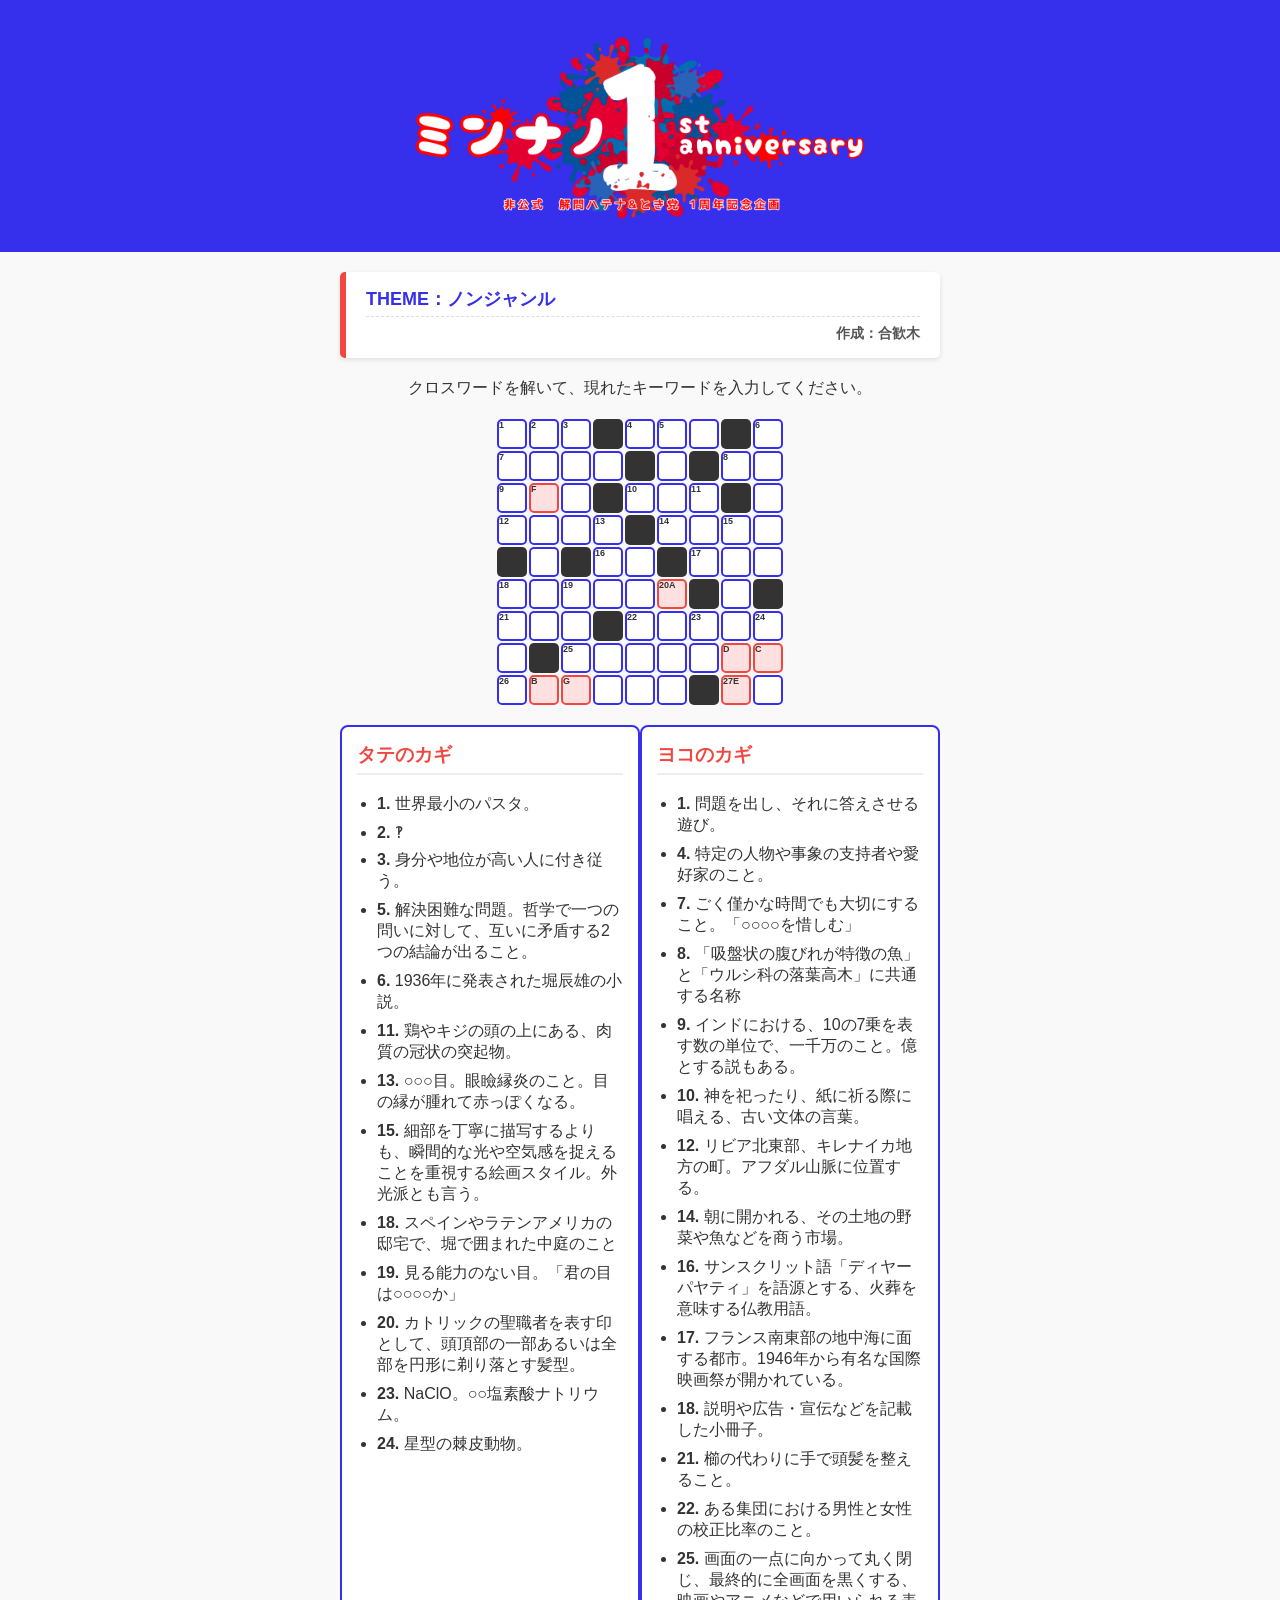
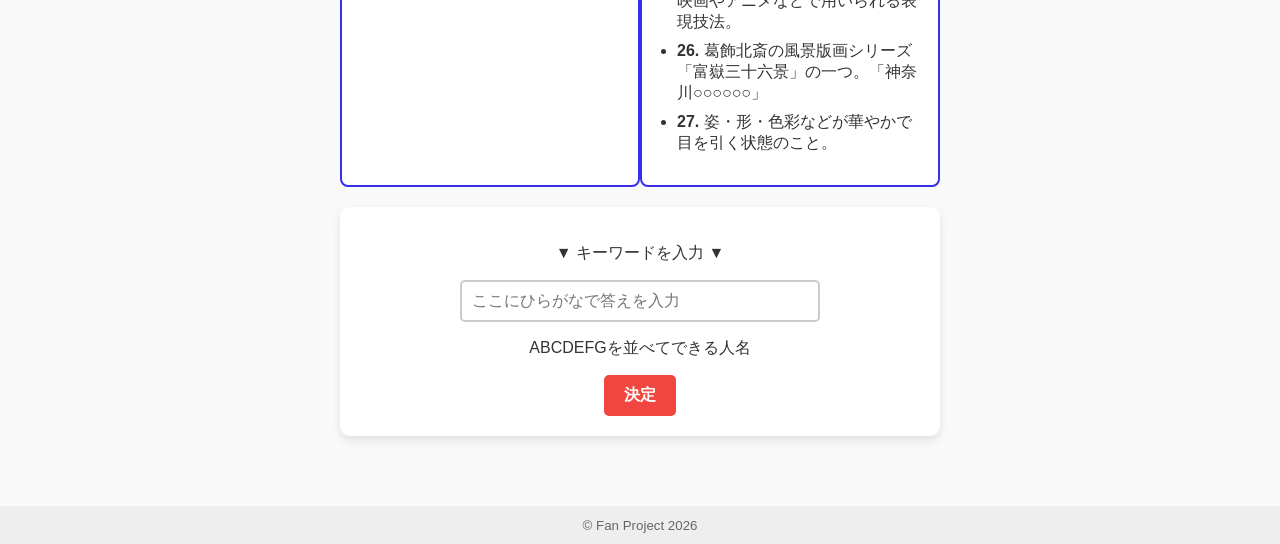
<file: stage07_2.html>
<!DOCTYPE html>
<html lang="ja">
<head>
    <meta charset="UTF-8">
    <meta name="viewport" content="width=device-width, initial-scale=1.0">
    <title>クロスワード Challenge - Stage 8</title>
    <link rel="stylesheet" href="style.css">
</head>
<body>

    <header>
    <div class="header-content">
        <img src="images/logo.png" alt="ミンナノ1st Anniversary" class="logo-img">
    </div>
    </header>

    <main>
        <div class="stage-info">
            <h2 class="theme-text">THEME：ノンジャンル</h2>
            <p class="creator-text">作成：合歓木</p>
        </div>

        <p>クロスワードを解いて、現れたキーワードを入力してください。</p>
        
      <div class="crossword-container mini-mode" style="--n: 9">

            <div class="cell-wrapper">
            <span class="cell-number">1</span> <input type="text" maxlength="1" class="cell">
            </div>
            <div class="cell-wrapper">
            <span class="cell-number">2</span> <input type="text" maxlength="1" class="cell">
            </div>
            <div class="cell-wrapper">
            <span class="cell-number">3</span> <input type="text" maxlength="1" class="cell">
            </div>
            <span class="black-cell"></span>
            <div class="cell-wrapper">
            <span class="cell-number">4</span> <input type="text" maxlength="1" class="cell">
            </div>
            <div class="cell-wrapper">
            <span class="cell-number">5</span> <input type="text" maxlength="1" class="cell">
            </div>
            <input type="text" maxlength="1" class="cell">
            <span class="black-cell"></span>
            <div class="cell-wrapper">
            <span class="cell-number">6</span> <input type="text" maxlength="1" class="cell">
            </div>

            <div class="cell-wrapper">
            <span class="cell-number">7</span> <input type="text" maxlength="1" class="cell">
            </div>
            <input type="text" maxlength="1" class="cell">
            <input type="text" maxlength="1" class="cell">
            <input type="text" maxlength="1" class="cell">
            <span class="black-cell"></span>
            <input type="text" maxlength="1" class="cell">
            <span class="black-cell"></span>
            <div class="cell-wrapper">
            <span class="cell-number">8</span> <input type="text" maxlength="1" class="cell">
            </div>
            <input type="text" maxlength="1" class="cell">

            <div class="cell-wrapper">
            <span class="cell-number">9</span> <input type="text" maxlength="1" class="cell">
            </div>
            <div class="cell-wrapper">
            <span class="cell-number">F</span> <input type="text" maxlength="1" class="key-cell">
            </div>
            <input type="text" maxlength="1" class="cell">
            <span class="black-cell"></span>
            <div class="cell-wrapper">
            <span class="cell-number">10</span> <input type="text" maxlength="1" class="cell">
            </div>
            <input type="text" maxlength="1" class="cell">
            <div class="cell-wrapper">
            <span class="cell-number">11</span> <input type="text" maxlength="1" class="cell">
            </div>
            <span class="black-cell"></span>
            <input type="text" maxlength="1" class="cell">

            <div class="cell-wrapper">
            <span class="cell-number">12</span> <input type="text" maxlength="1" class="cell">
            </div>
            <input type="text" maxlength="1" class="cell">
            <input type="text" maxlength="1" class="cell">
            <div class="cell-wrapper">
            <span class="cell-number">13</span> <input type="text" maxlength="1" class="cell">
            </div>
            <span class="black-cell"></span>
            <div class="cell-wrapper">
            <span class="cell-number">14</span> <input type="text" maxlength="1" class="cell">
            </div>
            <input type="text" maxlength="1" class="cell">
            <div class="cell-wrapper">
            <span class="cell-number">15</span> <input type="text" maxlength="1" class="cell">
            </div>
            <input type="text" maxlength="1" class="cell">

            <span class="black-cell"></span>
            <input type="text" maxlength="1" class="cell">
            <span class="black-cell"></span>
            <div class="cell-wrapper">
            <span class="cell-number">16</span> <input type="text" maxlength="1" class="cell">
            </div>
            <input type="text" maxlength="1" class="cell">
            <span class="black-cell"></span>
            <div class="cell-wrapper">
            <span class="cell-number">17</span> <input type="text" maxlength="1" class="cell">
            </div>
            <input type="text" maxlength="1" class="cell">
            <input type="text" maxlength="1" class="cell">

            <div class="cell-wrapper">
            <span class="cell-number">18</span> <input type="text" maxlength="1" class="cell">
            </div>
            <input type="text" maxlength="1" class="cell">
            <div class="cell-wrapper">
            <span class="cell-number">19</span> <input type="text" maxlength="1" class="cell">
            </div>
            <input type="text" maxlength="1" class="cell">
            <input type="text" maxlength="1" class="cell">
            <div class="cell-wrapper">
            <span class="cell-number">20A</span> <input type="text" maxlength="1" class="key-cell">
            </div>
            <span class="black-cell"></span>
            <input type="text" maxlength="1" class="cell">
            <span class="black-cell"></span>

            <div class="cell-wrapper">
            <span class="cell-number">21</span> <input type="text" maxlength="1" class="cell">
            </div>
            <input type="text" maxlength="1" class="cell">
            <input type="text" maxlength="1" class="cell">
            <span class="black-cell"></span>
            <div class="cell-wrapper">
            <span class="cell-number">22</span> <input type="text" maxlength="1" class="cell">
            </div>
            <input type="text" maxlength="1" class="cell">
            <div class="cell-wrapper">
            <span class="cell-number">23</span> <input type="text" maxlength="1" class="cell">
            </div>
            <input type="text" maxlength="1" class="cell">
            <div class="cell-wrapper">
            <span class="cell-number">24</span> <input type="text" maxlength="1" class="cell">
            </div>

            <input type="text" maxlength="1" class="cell">
            <span class="black-cell"></span>
            <div class="cell-wrapper">
            <span class="cell-number">25</span> <input type="text" maxlength="1" class="cell">
            </div>
            <input type="text" maxlength="1" class="cell">
            <input type="text" maxlength="1" class="cell">
            <input type="text" maxlength="1" class="cell">
            <input type="text" maxlength="1" class="cell">
            <div class="cell-wrapper">
            <span class="cell-number">D</span> <input type="text" maxlength="1" class="key-cell">
            </div>
            <div class="cell-wrapper">
            <span class="cell-number">C</span> <input type="text" maxlength="1" class="key-cell">
            </div>

            <div class="cell-wrapper">
            <span class="cell-number">26</span> <input type="text" maxlength="1" class="cell">
            </div>
            <div class="cell-wrapper">
            <span class="cell-number">B</span> <input type="text" maxlength="1" class="key-cell">
            </div>
            <div class="cell-wrapper">
            <span class="cell-number">G</span> <input type="text" maxlength="1" class="key-cell">
            </div>
            <input type="text" maxlength="1" class="cell">
            <input type="text" maxlength="1" class="cell">
            <input type="text" maxlength="1" class="cell">
            <span class="black-cell"></span>
            <div class="cell-wrapper">
            <span class="cell-number">27E</span> <input type="text" maxlength="1" class="key-cell">
            </div>
            <input type="text" maxlength="1" class="cell">

        </div>

        <div class="clues-container">
            <div class="clue-box">
                <h3>タテのカギ</h3>
                <ul>
                    <li><strong>1.</strong> 世界最小のパスタ。</li>
                    <li><strong>2.</strong> ‽</li>
                    <li><strong>3.</strong> 身分や地位が高い人に付き従う。</li>
                    <li><strong>5.</strong> 解決困難な問題。哲学で一つの問いに対して、互いに矛盾する2つの結論が出ること。</li>
                    <li><strong>6.</strong> 1936年に発表された堀辰雄の小説。</li>
                    <li><strong>11.</strong> 鶏やキジの頭の上にある、肉質の冠状の突起物。</li>
                    <li><strong>13.</strong> ○○○目。眼瞼縁炎のこと。目の縁が腫れて赤っぽくなる。</li>
                    <li><strong>15.</strong> 細部を丁寧に描写するよりも、瞬間的な光や空気感を捉えることを重視する絵画スタイル。外光派とも言う。</li>
                    <li><strong>18.</strong> スペインやラテンアメリカの邸宅で、堀で囲まれた中庭のこと</li>
                    <li><strong>19.</strong> 見る能力のない目。「君の目は○○○○か」</li>
                    <li><strong>20.</strong> カトリックの聖職者を表す印として、頭頂部の一部あるいは全部を円形に剃り落とす髪型。</li>
                    <li><strong>23.</strong> NaClO。○○塩素酸ナトリウム。</li>
                    <li><strong>24.</strong> 星型の棘皮動物。</li>
                </ul>
            </div>
            <div class="clue-box">
                <h3>ヨコのカギ</h3>
                <ul>
                    <li><strong>1.</strong> 問題を出し、それに答えさせる遊び。</li>
                    <li><strong>4.</strong> 特定の人物や事象の支持者や愛好家のこと。</li>
                    <li><strong>7.</strong> ごく僅かな時間でも大切にすること。「○○○○を惜しむ」</li>
                    <li><strong>8.</strong> 「吸盤状の腹びれが特徴の魚」と「ウルシ科の落葉高木」に共通する名称</li>
                    <li><strong>9.</strong> インドにおける、10の7乗を表す数の単位で、一千万のこと。億とする説もある。</li>
                    <li><strong>10.</strong> 神を祀ったり、紙に祈る際に唱える、古い文体の言葉。</li>
                    <li><strong>12.</strong> リビア北東部、キレナイカ地方の町。アフダル山脈に位置する。</li>
                    <li><strong>14.</strong> 朝に開かれる、その土地の野菜や魚などを商う市場。</li>
                    <li><strong>16.</strong> サンスクリット語「ディヤーパヤティ」を語源とする、火葬を意味する仏教用語。</li>
                    <li><strong>17.</strong> フランス南東部の地中海に面する都市。1946年から有名な国際映画祭が開かれている。</li>
                    <li><strong>18.</strong> 説明や広告・宣伝などを記載した小冊子。</li>
                    <li><strong>21.</strong> 櫛の代わりに手で頭髪を整えること。</li>
                    <li><strong>22.</strong> ある集団における男性と女性の校正比率のこと。</li>
                    <li><strong>25.</strong> 画面の一点に向かって丸く閉じ、最終的に全画面を黒くする、映画やアニメなどで用いられる表現技法。</li>
                    <li><strong>26.</strong> 葛飾北斎の風景版画シリーズ「富嶽三十六景」の一つ。「神奈川○○○○○○」</li>
                    <li><strong>27.</strong> 姿・形・色彩などが華やかで目を引く状態のこと。</li>
                </ul>
            </div>
        </div>

<div class="answer-section">
            <p>▼ キーワードを入力 ▼</p>
            <input type="text" id="user-password" placeholder="ここにひらがなで答えを入力">
            
            <p class="input-hint">ABCDEFGを並べてできる人名</p>
            
            <button onclick="checkAnswer('ときとうはてな', 'final.html')">決定</button>
        </div>
    </main>

    <footer>
        <small>© Fan Project 2026</small>
    </footer>

    <script src="script.js"></script>
</body>
</html>
</file>
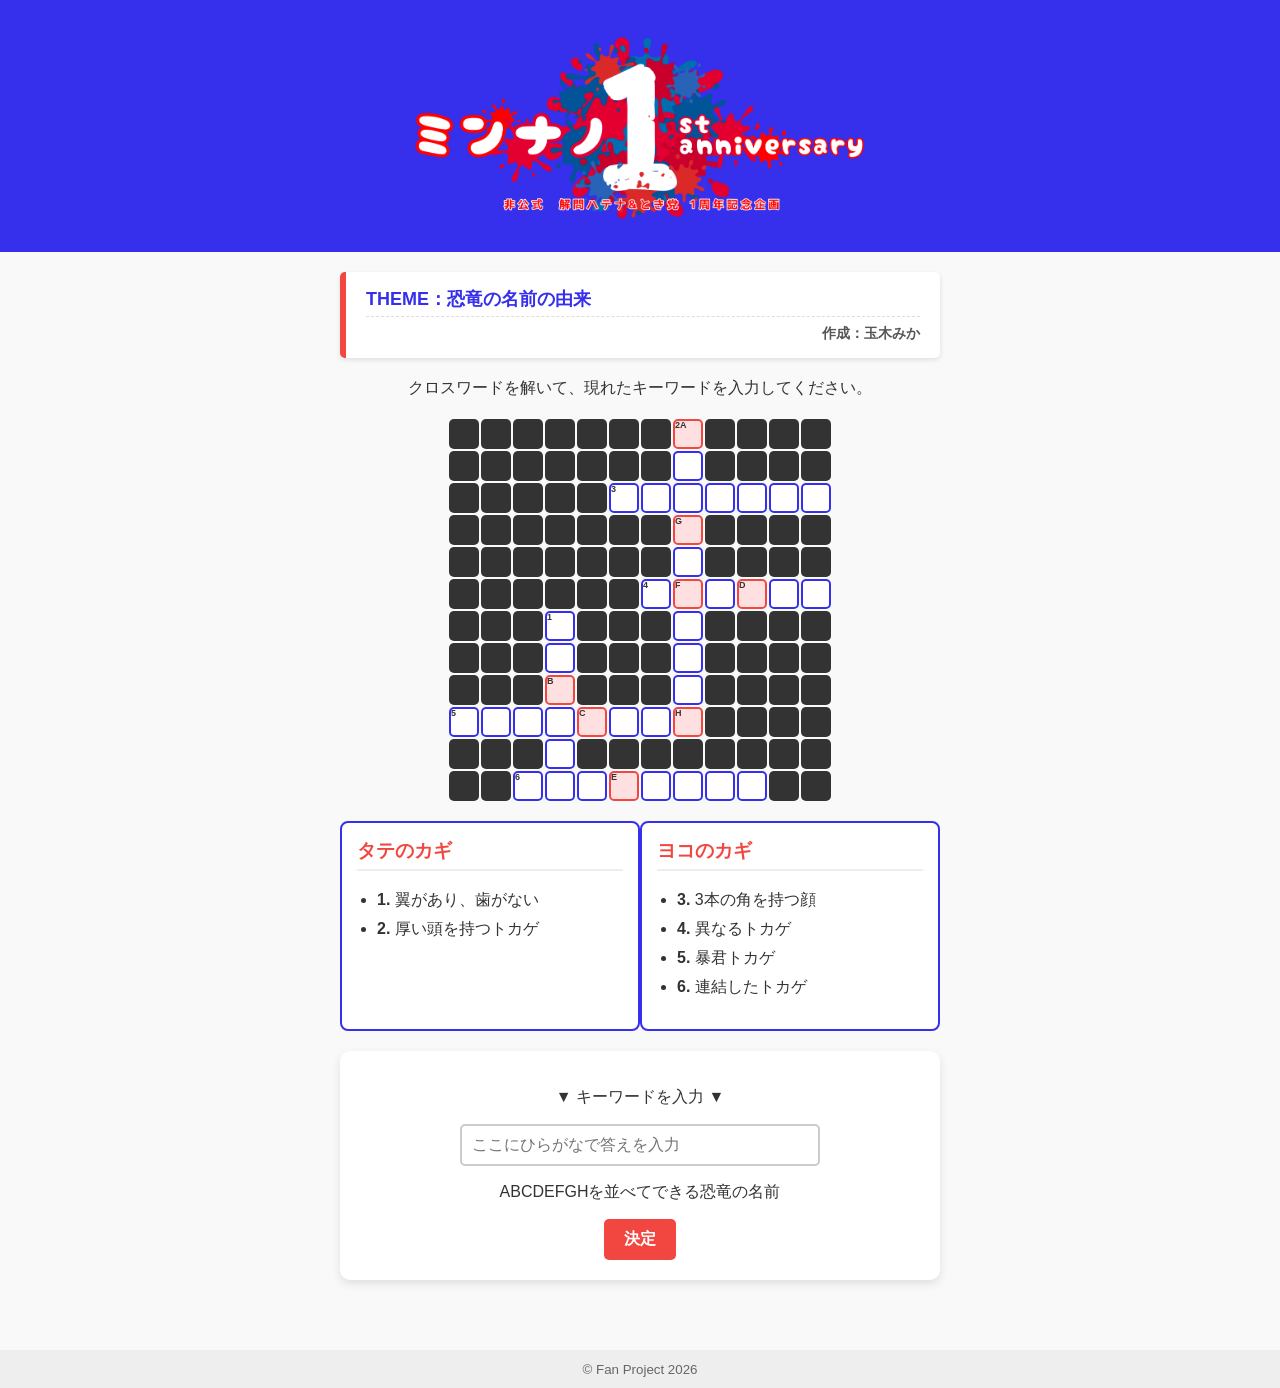
<file: stage08.html>
<!DOCTYPE html>
<html lang="ja">
<head>
    <meta charset="UTF-8">
    <meta name="viewport" content="width=device-width, initial-scale=1.0">
    <title>クロスワード Challenge - Stage 4</title>
    <link rel="stylesheet" href="style.css">
</head>
<body>

    <header>
    <div class="header-content">
        <img src="images/logo.png" alt="ミンナノ1st Anniversary" class="logo-img">
    </div>
    </header>

    <main>
        <div class="stage-info">
            <h2 class="theme-text">THEME：恐竜の名前の由来</h2>
            <p class="creator-text">作成：玉木みか</p>
        </div>

        <p>クロスワードを解いて、現れたキーワードを入力してください。</p>
        
        <div class="crossword-container mini-mode" style="--n: 12">

            <span class="black-cell"></span>
            <span class="black-cell"></span>
            <span class="black-cell"></span>
            <span class="black-cell"></span>
            <span class="black-cell"></span>
            <span class="black-cell"></span>
            <span class="black-cell"></span>
            <div class="cell-wrapper">
            <span class="cell-number">2A</span> <input type="text" maxlength="1" class="key-cell">
            </div>
            <span class="black-cell"></span>
            <span class="black-cell"></span>
            <span class="black-cell"></span>
            <span class="black-cell"></span>

            <span class="black-cell"></span>
            <span class="black-cell"></span>
            <span class="black-cell"></span>
            <span class="black-cell"></span>
            <span class="black-cell"></span>
            <span class="black-cell"></span>
            <span class="black-cell"></span>
            <input type="text" maxlength="1" class="cell">
            <span class="black-cell"></span>
            <span class="black-cell"></span>
            <span class="black-cell"></span>
            <span class="black-cell"></span>

            <span class="black-cell"></span>
            <span class="black-cell"></span>
            <span class="black-cell"></span>
            <span class="black-cell"></span>
            <span class="black-cell"></span>
            <div class="cell-wrapper">
            <span class="cell-number">3</span> <input type="text" maxlength="1" class="cell">
            </div>
            <input type="text" maxlength="1" class="cell">
            <input type="text" maxlength="1" class="cell">
            <input type="text" maxlength="1" class="cell">
            <input type="text" maxlength="1" class="cell">
            <input type="text" maxlength="1" class="cell">
            <input type="text" maxlength="1" class="cell">

            <span class="black-cell"></span>
            <span class="black-cell"></span>
            <span class="black-cell"></span>
            <span class="black-cell"></span>
            <span class="black-cell"></span>
            <span class="black-cell"></span>
            <span class="black-cell"></span>
            <div class="cell-wrapper">
            <span class="cell-number">G</span> <input type="text" maxlength="1" class="key-cell">
            </div>
            <span class="black-cell"></span>
            <span class="black-cell"></span>
            <span class="black-cell"></span>
            <span class="black-cell"></span>

            <span class="black-cell"></span>
            <span class="black-cell"></span>
            <span class="black-cell"></span>
            <span class="black-cell"></span>
            <span class="black-cell"></span>
            <span class="black-cell"></span>
            <span class="black-cell"></span>
            <input type="text" maxlength="1" class="cell">
            <span class="black-cell"></span>
            <span class="black-cell"></span>
            <span class="black-cell"></span>
            <span class="black-cell"></span>

            <span class="black-cell"></span>
            <span class="black-cell"></span>
            <span class="black-cell"></span>
            <span class="black-cell"></span>
            <span class="black-cell"></span>
            <span class="black-cell"></span>
            <div class="cell-wrapper">
            <span class="cell-number">4</span> <input type="text" maxlength="1" class="cell">
            </div>
            <div class="cell-wrapper">
            <span class="cell-number">F</span> <input type="text" maxlength="1" class="key-cell">
            </div>
            <input type="text" maxlength="1" class="cell">
            <div class="cell-wrapper">
            <span class="cell-number">D</span> <input type="text" maxlength="1" class="key-cell">
            </div>
            <input type="text" maxlength="1" class="cell">
            <input type="text" maxlength="1" class="cell">

            <span class="black-cell"></span>
            <span class="black-cell"></span>
            <span class="black-cell"></span>
            <div class="cell-wrapper">
            <span class="cell-number">1</span> <input type="text" maxlength="1" class="cell">
            </div>
            <span class="black-cell"></span>
            <span class="black-cell"></span>
            <span class="black-cell"></span>
            <input type="text" maxlength="1" class="cell">
            <span class="black-cell"></span>
            <span class="black-cell"></span>
            <span class="black-cell"></span>
            <span class="black-cell"></span>

            <span class="black-cell"></span>
            <span class="black-cell"></span>
            <span class="black-cell"></span>
            <input type="text" maxlength="1" class="cell">
            <span class="black-cell"></span>
            <span class="black-cell"></span>
            <span class="black-cell"></span>
            <input type="text" maxlength="1" class="cell">
            <span class="black-cell"></span>
            <span class="black-cell"></span>
            <span class="black-cell"></span>
            <span class="black-cell"></span>

            <span class="black-cell"></span>
            <span class="black-cell"></span>
            <span class="black-cell"></span>
            <div class="cell-wrapper">
            <span class="cell-number">B</span> <input type="text" maxlength="1" class="key-cell">
            </div>
            <span class="black-cell"></span>
            <span class="black-cell"></span>
            <span class="black-cell"></span>
            <input type="text" maxlength="1" class="cell">
            <span class="black-cell"></span>
            <span class="black-cell"></span>
            <span class="black-cell"></span>
            <span class="black-cell"></span>

            <div class="cell-wrapper">
            <span class="cell-number">5</span> <input type="text" maxlength="1" class="cell">
            </div>
            <input type="text" maxlength="1" class="cell">
            <input type="text" maxlength="1" class="cell">
            <input type="text" maxlength="1" class="cell">
            <div class="cell-wrapper">
            <span class="cell-number">C</span> <input type="text" maxlength="1" class="key-cell">
            </div>
            <input type="text" maxlength="1" class="cell">
            <input type="text" maxlength="1" class="cell">
            <div class="cell-wrapper">
            <span class="cell-number">H</span> <input type="text" maxlength="1" class="key-cell">
            </div>
            <span class="black-cell"></span>
            <span class="black-cell"></span>
            <span class="black-cell"></span>
            <span class="black-cell"></span>

            <span class="black-cell"></span>
            <span class="black-cell"></span>
            <span class="black-cell"></span>
            <input type="text" maxlength="1" class="cell">
            <span class="black-cell"></span>
            <span class="black-cell"></span>
            <span class="black-cell"></span>
            <span class="black-cell"></span>
            <span class="black-cell"></span>
            <span class="black-cell"></span>
            <span class="black-cell"></span>
            <span class="black-cell"></span>

            <span class="black-cell"></span>
            <span class="black-cell"></span>
            <div class="cell-wrapper">
            <span class="cell-number">6</span> <input type="text" maxlength="1" class="cell">
            </div>
            <input type="text" maxlength="1" class="cell">
            <input type="text" maxlength="1" class="cell">
            <div class="cell-wrapper">
            <span class="cell-number">E</span> <input type="text" maxlength="1" class="key-cell">
            </div>
            <input type="text" maxlength="1" class="cell">
            <input type="text" maxlength="1" class="cell">
            <input type="text" maxlength="1" class="cell">
            <input type="text" maxlength="1" class="cell">
            <span class="black-cell"></span>
            <span class="black-cell"></span>

        </div>

        <div class="clues-container">
            <div class="clue-box">
                <h3>タテのカギ</h3>
                <ul>
                    <li><strong>1.</strong> 翼があり、歯がない</li>
                    <li><strong>2.</strong> 厚い頭を持つトカゲ</li>
                </ul>
            </div>
            <div class="clue-box">
                <h3>ヨコのカギ</h3>
                <ul>
                    <li><strong>3.</strong> 3本の角を持つ顔</li>
                    <li><strong>4.</strong> 異なるトカゲ</li>
                    <li><strong>5.</strong> 暴君トカゲ</li>
                    <li><strong>6.</strong> 連結したトカゲ</li>

                </ul>
            </div>
        </div>

<div class="answer-section">
            <p>▼ キーワードを入力 ▼</p>
            <input type="text" id="user-password" placeholder="ここにひらがなで答えを入力">
            
            <p class="input-hint">ABCDEFGHを並べてできる恐竜の名前</p>
            
            <button onclick="checkAnswer('ぱらさうろろふす', 'stage09.html')">決定</button>
        </div>
    </main>

    <footer>
        <small>© Fan Project 2026</small>
    </footer>

    <script src="script.js"></script>
</body>
</html>
</file>
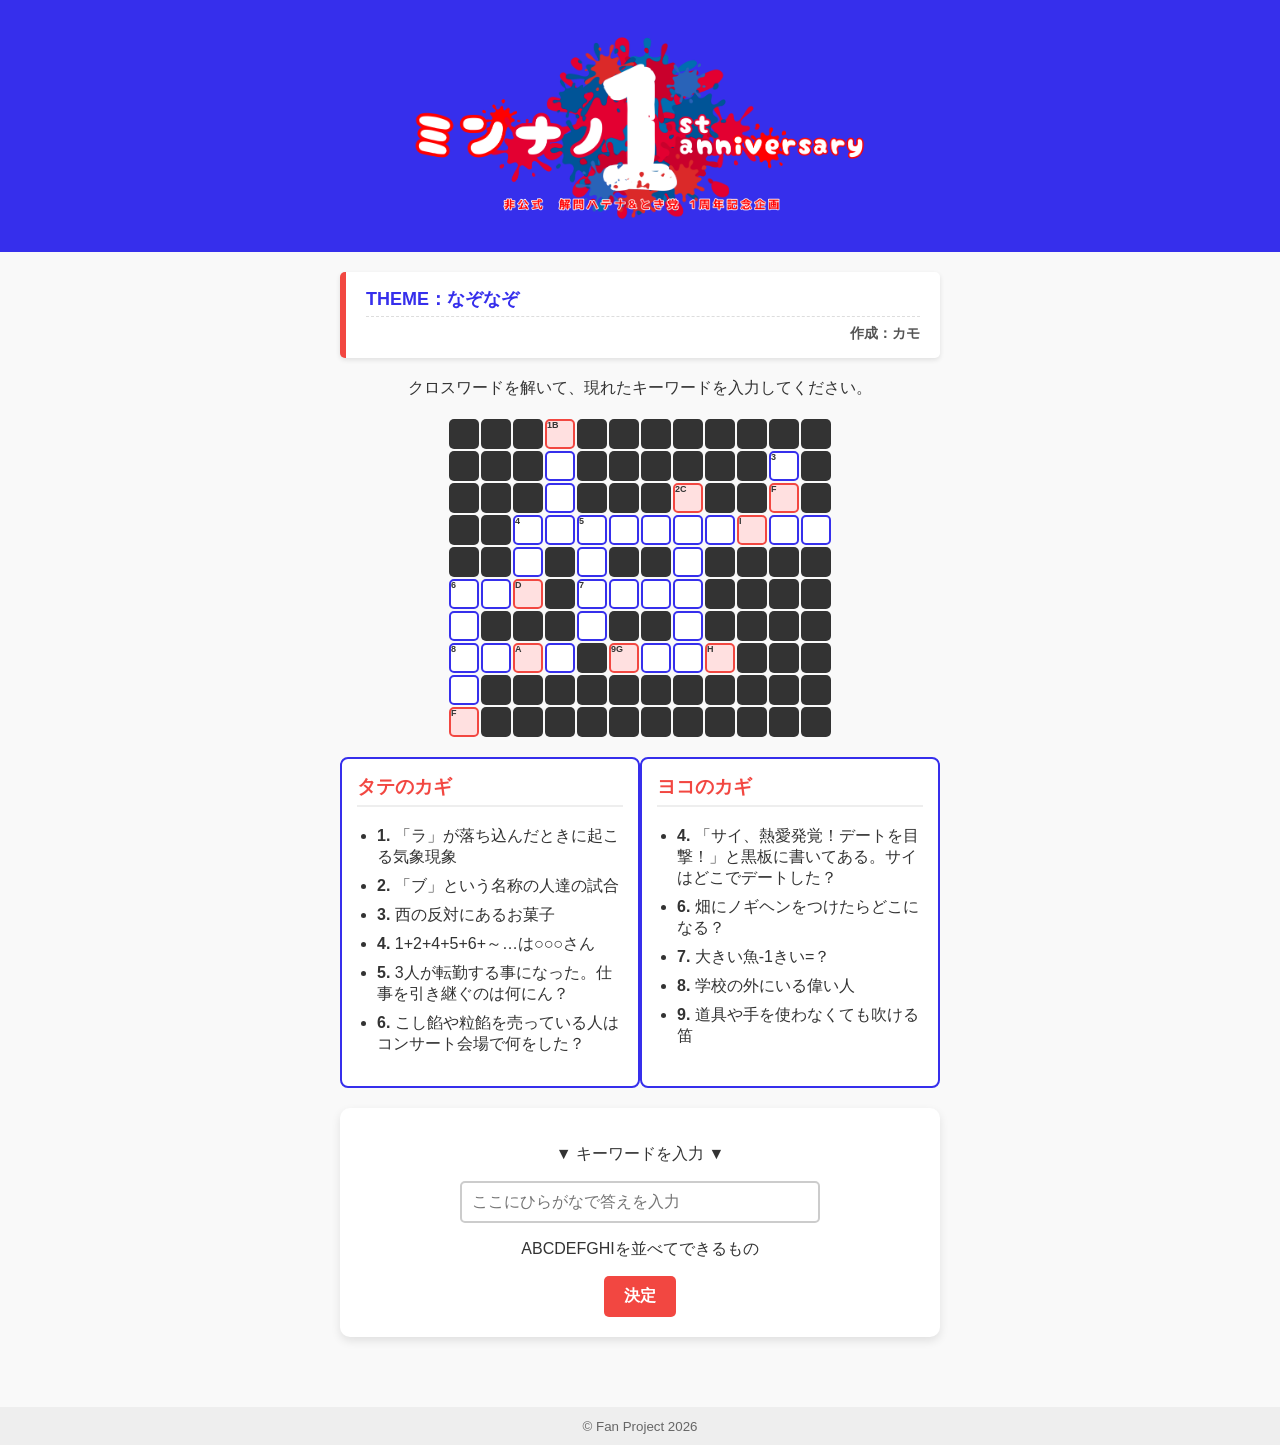
<file: stage09.html>
<!DOCTYPE html>
<html lang="ja">
<head>
    <meta charset="UTF-8">
    <meta name="viewport" content="width=device-width, initial-scale=1.0">
    <title>クロスワード Challenge - Stage 5</title>
    <link rel="stylesheet" href="style.css">
</head>
<body>

    <header>
    <div class="header-content">
        <img src="images/logo.png" alt="ミンナノ1st Anniversary" class="logo-img">
    </div>
    </header>

    <main>
        <div class="stage-info">
            <h2 class="theme-text">THEME：なぞなぞ</h2>
            <p class="creator-text">作成：カモ</p>
        </div>

        <p>クロスワードを解いて、現れたキーワードを入力してください。</p>
        
        <div class="crossword-container mini-mode" style="--n: 12">

            <span class="black-cell"></span>
            <span class="black-cell"></span>
            <span class="black-cell"></span>
            <div class="cell-wrapper">
            <span class="cell-number">1B</span> <input type="text" maxlength="1" class="key-cell">
            </div>
            <span class="black-cell"></span>
            <span class="black-cell"></span>
            <span class="black-cell"></span>
            <span class="black-cell"></span>
            <span class="black-cell"></span>
            <span class="black-cell"></span>
            <span class="black-cell"></span>
            <span class="black-cell"></span>

            <span class="black-cell"></span>
            <span class="black-cell"></span>
            <span class="black-cell"></span>
            <input type="text" maxlength="1" class="cell">
            <span class="black-cell"></span>
            <span class="black-cell"></span>
            <span class="black-cell"></span>
            <span class="black-cell"></span>
            <span class="black-cell"></span>
            <span class="black-cell"></span>
            <div class="cell-wrapper">
            <span class="cell-number">3</span> <input type="text" maxlength="1" class="cell">
            </div>
            <span class="black-cell"></span>

            <span class="black-cell"></span>
            <span class="black-cell"></span>
            <span class="black-cell"></span>
            <input type="text" maxlength="1" class="cell">
            <span class="black-cell"></span>
            <span class="black-cell"></span>
            <span class="black-cell"></span>
            <div class="cell-wrapper">
            <span class="cell-number">2C</span> <input type="text" maxlength="1" class="key-cell">
            </div>
            <span class="black-cell"></span>
            <span class="black-cell"></span>
            <div class="cell-wrapper">
            <span class="cell-number">F</span> <input type="text" maxlength="1" class="key-cell">
            </div>
            <span class="black-cell"></span>

            <span class="black-cell"></span>
            <span class="black-cell"></span>
            <div class="cell-wrapper">
            <span class="cell-number">4</span> <input type="text" maxlength="1" class="cell">
            </div>
            <input type="text" maxlength="1" class="cell">
            <div class="cell-wrapper">
            <span class="cell-number">5</span> <input type="text" maxlength="1" class="cell">
            </div>
            <input type="text" maxlength="1" class="cell">
            <input type="text" maxlength="1" class="cell">
            <input type="text" maxlength="1" class="cell">
            <input type="text" maxlength="1" class="cell">
            <div class="cell-wrapper">
            <span class="cell-number">I</span> <input type="text" maxlength="1" class="key-cell">
            </div>
            <input type="text" maxlength="1" class="cell">
            <input type="text" maxlength="1" class="cell">

            <span class="black-cell"></span>
            <span class="black-cell"></span>
            <input type="text" maxlength="1" class="cell">
            <span class="black-cell"></span>
            <input type="text" maxlength="1" class="cell">
            <span class="black-cell"></span>
            <span class="black-cell"></span>
            <input type="text" maxlength="1" class="cell">
            <span class="black-cell"></span>
            <span class="black-cell"></span>
            <span class="black-cell"></span>
            <span class="black-cell"></span>

            <div class="cell-wrapper">
            <span class="cell-number">6</span> <input type="text" maxlength="1" class="cell">
            </div>
            <input type="text" maxlength="1" class="cell">
            <div class="cell-wrapper">
            <span class="cell-number">D</span> <input type="text" maxlength="1" class="key-cell">
            </div>
            <span class="black-cell"></span>
            <div class="cell-wrapper">
            <span class="cell-number">7</span> <input type="text" maxlength="1" class="cell">
            </div>
            <input type="text" maxlength="1" class="cell">
            <input type="text" maxlength="1" class="cell">
            <input type="text" maxlength="1" class="cell">
            <span class="black-cell"></span>
            <span class="black-cell"></span>
            <span class="black-cell"></span>
            <span class="black-cell"></span>

            <input type="text" maxlength="1" class="cell">
            <span class="black-cell"></span>
            <span class="black-cell"></span>
            <span class="black-cell"></span>
            <input type="text" maxlength="1" class="cell">
            <span class="black-cell"></span>
            <span class="black-cell"></span>
            <input type="text" maxlength="1" class="cell">
            <span class="black-cell"></span>
            <span class="black-cell"></span>
            <span class="black-cell"></span>
            <span class="black-cell"></span>

            <div class="cell-wrapper">
            <span class="cell-number">8</span> <input type="text" maxlength="1" class="cell">
            </div>
            <input type="text" maxlength="1" class="cell">
            <div class="cell-wrapper">
            <span class="cell-number">A</span> <input type="text" maxlength="1" class="key-cell">
            </div>
            <input type="text" maxlength="1" class="cell">
            <span class="black-cell"></span>
            <div class="cell-wrapper">
            <span class="cell-number">9G</span> <input type="text" maxlength="1" class="key-cell">
            </div>
            <input type="text" maxlength="1" class="cell">
            <input type="text" maxlength="1" class="cell">
            <div class="cell-wrapper">
            <span class="cell-number">H</span> <input type="text" maxlength="1" class="key-cell">
            </div>
            <span class="black-cell"></span>
            <span class="black-cell"></span>
            <span class="black-cell"></span>

            <input type="text" maxlength="1" class="cell">
            <span class="black-cell"></span>
            <span class="black-cell"></span>
            <span class="black-cell"></span>
            <span class="black-cell"></span>
            <span class="black-cell"></span>
            <span class="black-cell"></span>
            <span class="black-cell"></span>
            <span class="black-cell"></span>
            <span class="black-cell"></span>
            <span class="black-cell"></span>
            <span class="black-cell"></span>

            <div class="cell-wrapper">
            <span class="cell-number">F</span> <input type="text" maxlength="1" class="key-cell">
            </div>
            <span class="black-cell"></span>
            <span class="black-cell"></span>
            <span class="black-cell"></span>
            <span class="black-cell"></span>
            <span class="black-cell"></span>
            <span class="black-cell"></span>
            <span class="black-cell"></span>
            <span class="black-cell"></span>
            <span class="black-cell"></span>
            <span class="black-cell"></span>
            <span class="black-cell"></span>

        </div>

        <div class="clues-container">
            <div class="clue-box">
                <h3>タテのカギ</h3>
                <ul>
                    <li><strong>1.</strong> 「ラ」が落ち込んだときに起こる気象現象</li>
                    <li><strong>2.</strong> 「ブ」という名称の人達の試合</li>
                    <li><strong>3.</strong> 西の反対にあるお菓子</li>
                    <li><strong>4.</strong> 1+2+4+5+6+～…は○○○さん</li>
                    <li><strong>5.</strong> 3人が転勤する事になった。仕事を引き継ぐのは何にん？</li>
                    <li><strong>6.</strong> こし餡や粒餡を売っている人はコンサート会場で何をした？</li>
                </ul>
            </div>
            <div class="clue-box">
                <h3>ヨコのカギ</h3>
                <ul>
                    <li><strong>4.</strong> 「サイ、熱愛発覚！デートを目撃！」と黒板に書いてある。サイはどこでデートした？</li>
                    <li><strong>6.</strong> 畑にノギヘンをつけたらどこになる？</li>
                    <li><strong>7.</strong> 大きい魚-1きい=？</li>
                    <li><strong>8.</strong> 学校の外にいる偉い人</li>
                    <li><strong>9.</strong> 道具や手を使わなくても吹ける笛</li>
                </ul>
            </div>
        </div>

<div class="answer-section">
            <p>▼ キーワードを入力 ▼</p>
            <input type="text" id="user-password" placeholder="ここにひらがなで答えを入力">
            
            <p class="input-hint">ABCDEFGHIを並べてできるもの</p>
            
            <button onclick="checkAnswer('てらめたるがくえん', 'stage10.html')">決定</button>
        </div>
    </main>

    <footer>
        <small>© Fan Project 2026</small>
    </footer>

    <script src="script.js"></script>
</body>
</html>
</file>
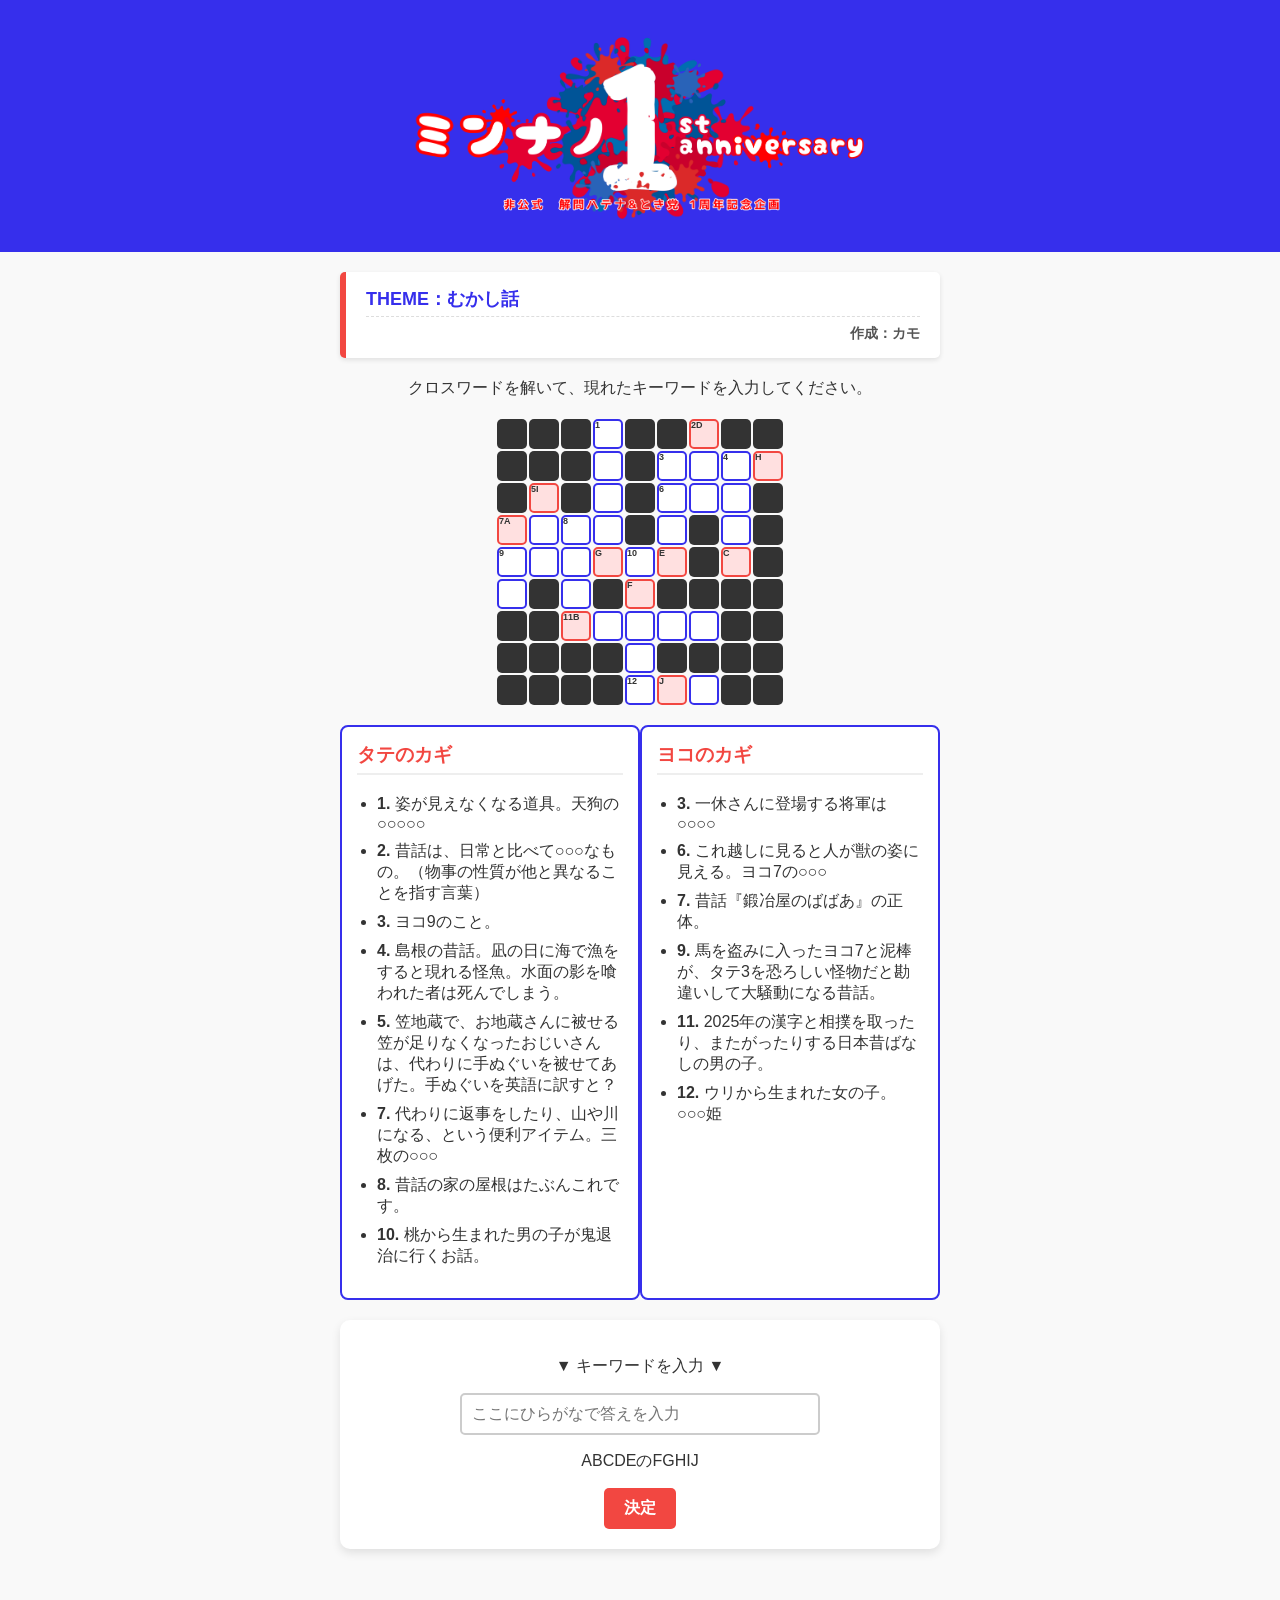
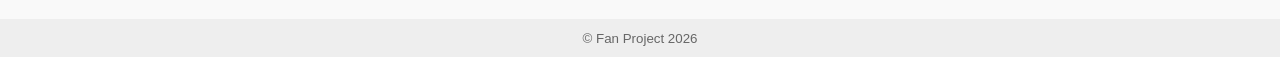
<file: stage10.html>
<!DOCTYPE html>
<html lang="ja">
<head>
    <meta charset="UTF-8">
    <meta name="viewport" content="width=device-width, initial-scale=1.0">
    <title>クロスワード Challenge - Stage 6</title>
    <link rel="stylesheet" href="style.css">
</head>
<body>

    <header>
    <div class="header-content">
        <img src="images/logo.png" alt="ミンナノ1st Anniversary" class="logo-img">
    </div>
    </header>

    <main>
        <div class="stage-info">
            <h2 class="theme-text">THEME：むかし話</h2>
            <p class="creator-text">作成：カモ</p>
        </div>

        <p>クロスワードを解いて、現れたキーワードを入力してください。</p>
        
      <div class="crossword-container mini-mode" style="--n: 9">

            <span class="black-cell"></span>
            <span class="black-cell"></span>
            <span class="black-cell"></span>
            <div class="cell-wrapper">
            <span class="cell-number">1</span> <input type="text" maxlength="1" class="cell">
            </div>
            <span class="black-cell"></span>
            <span class="black-cell"></span>
            <div class="cell-wrapper">
            <span class="cell-number">2D</span> <input type="text" maxlength="1" class="key-cell">
            </div>
            <span class="black-cell"></span>
            <span class="black-cell"></span>

            <span class="black-cell"></span>
            <span class="black-cell"></span>
            <span class="black-cell"></span>
            <input type="text" maxlength="1" class="cell">
            <span class="black-cell"></span>
            <div class="cell-wrapper">
            <span class="cell-number">3</span> <input type="text" maxlength="1" class="cell">
            </div>
            <input type="text" maxlength="1" class="cell">
            <div class="cell-wrapper">
            <span class="cell-number">4</span> <input type="text" maxlength="1" class="cell">
            </div>
            <div class="cell-wrapper">
            <span class="cell-number">H</span> <input type="text" maxlength="1" class="key-cell">
            </div>

            <span class="black-cell"></span>
            <div class="cell-wrapper">
            <span class="cell-number">5I</span> <input type="text" maxlength="1" class="key-cell">
            </div>
            <span class="black-cell"></span>
            <input type="text" maxlength="1" class="cell">
            <span class="black-cell"></span>
            <div class="cell-wrapper">
            <span class="cell-number">6</span> <input type="text" maxlength="1" class="cell">
            </div>
            <input type="text" maxlength="1" class="cell">
            <input type="text" maxlength="1" class="cell">
            <span class="black-cell"></span>

            <div class="cell-wrapper">
            <span class="cell-number">7A</span> <input type="text" maxlength="1" class="key-cell">
            </div>
            <input type="text" maxlength="1" class="cell">
            <div class="cell-wrapper">
            <span class="cell-number">8</span> <input type="text" maxlength="1" class="cell">
            </div>
            <input type="text" maxlength="1" class="cell">
            <span class="black-cell"></span>
            <input type="text" maxlength="1" class="cell">
            <span class="black-cell"></span>
            <input type="text" maxlength="1" class="cell">
            <span class="black-cell"></span>

            <div class="cell-wrapper">
            <span class="cell-number">9</span> <input type="text" maxlength="1" class="cell">
            </div>
            <input type="text" maxlength="1" class="cell">
            <input type="text" maxlength="1" class="cell">
            <div class="cell-wrapper">
            <span class="cell-number">G</span> <input type="text" maxlength="1" class="key-cell">
            </div>
            <div class="cell-wrapper">
            <span class="cell-number">10</span> <input type="text" maxlength="1" class="cell">
            </div>
            <div class="cell-wrapper">
            <span class="cell-number">E</span> <input type="text" maxlength="1" class="key-cell">
            </div>
            <span class="black-cell"></span>
            <div class="cell-wrapper">
            <span class="cell-number">C</span> <input type="text" maxlength="1" class="key-cell">
            </div>
            <span class="black-cell"></span>

            <input type="text" maxlength="1" class="cell">
            <span class="black-cell"></span>
            <input type="text" maxlength="1" class="cell">
            <span class="black-cell"></span>
            <div class="cell-wrapper">
            <span class="cell-number">F</span> <input type="text" maxlength="1" class="key-cell">
            </div>
            <span class="black-cell"></span>
            <span class="black-cell"></span>
            <span class="black-cell"></span>
            <span class="black-cell"></span>

            <span class="black-cell"></span>
            <span class="black-cell"></span>
            <div class="cell-wrapper">
            <span class="cell-number">11B</span> <input type="text" maxlength="1" class="key-cell">
            </div>
            <input type="text" maxlength="1" class="cell">
            <input type="text" maxlength="1" class="cell">
            <input type="text" maxlength="1" class="cell">
            <input type="text" maxlength="1" class="cell">
            <span class="black-cell"></span>
            <span class="black-cell"></span>

            <span class="black-cell"></span>
            <span class="black-cell"></span>
            <span class="black-cell"></span>
            <span class="black-cell"></span>
            <input type="text" maxlength="1" class="cell">
            <span class="black-cell"></span>
            <span class="black-cell"></span>
            <span class="black-cell"></span>
            <span class="black-cell"></span>

            <span class="black-cell"></span>
            <span class="black-cell"></span>
            <span class="black-cell"></span>
            <span class="black-cell"></span>
            <div class="cell-wrapper">
            <span class="cell-number">12</span> <input type="text" maxlength="1" class="cell">
            </div>
            <div class="cell-wrapper">
            <span class="cell-number">J</span> <input type="text" maxlength="1" class="key-cell">
            </div>
            <input type="text" maxlength="1" class="cell">
            <span class="black-cell"></span>
            <span class="black-cell"></span>

        </div>

        <div class="clues-container">
            <div class="clue-box">
                <h3>タテのカギ</h3>
                <ul>
                    <li><strong>1.</strong> 姿が見えなくなる道具。天狗の○○○○○</li>
                    <li><strong>2.</strong> 昔話は、日常と比べて○○○なもの。（物事の性質が他と異なることを指す言葉）</li>
                    <li><strong>3.</strong> ヨコ9のこと。</li>
                    <li><strong>4.</strong> 島根の昔話。凪の日に海で漁をすると現れる怪魚。水面の影を喰われた者は死んでしまう。</li>
                    <li><strong>5.</strong> 笠地蔵で、お地蔵さんに被せる笠が足りなくなったおじいさんは、代わりに手ぬぐいを被せてあげた。手ぬぐいを英語に訳すと？</li>
                    <li><strong>7.</strong> 代わりに返事をしたり、山や川になる、という便利アイテム。三枚の○○○</li>
                    <li><strong>8.</strong> 昔話の家の屋根はたぶんこれです。</li>
                    <li><strong>10.</strong> 桃から生まれた男の子が鬼退治に行くお話。</li>
                </ul>
            </div>
            <div class="clue-box">
                <h3>ヨコのカギ</h3>
                <ul>
                    <li><strong>3.</strong> 一休さんに登場する将軍は○○○○</li>
                    <li><strong>6.</strong> これ越しに見ると人が獣の姿に見える。ヨコ7の○○○</li>
                    <li><strong>7.</strong> 昔話『鍛冶屋のばばあ』の正体。</li>
                    <li><strong>9.</strong> 馬を盗みに入ったヨコ7と泥棒が、タテ3を恐ろしい怪物だと勘違いして大騒動になる昔話。</li>
                    <li><strong>11.</strong> 2025年の漢字と相撲を取ったり、またがったりする日本昔ばなしの男の子。</li>
                    <li><strong>12.</strong> ウリから生まれた女の子。○○○姫</li>
                </ul>
            </div>
        </div>

<div class="answer-section">
            <p>▼ キーワードを入力 ▼</p>
            <input type="text" id="user-password" placeholder="ここにひらがなで答えを入力">
            
            <p class="input-hint">ABCDEのFGHIJ</p>
            
            <button onclick="checkAnswer('おきにいりのものがたり', 'stage07_1.html')">決定</button>
        </div>
    </main>

    <footer>
        <small>© Fan Project 2026</small>
    </footer>

    <script src="script.js"></script>
</body>
</html>
</file>
<file: style.css>
/* 全体のリセットと基本設定 */
body {
    font-family: "Helvetica Neue", Arial, "Hiragino Kaku Gothic ProN", sans-serif;
    margin: 0;
    padding: 0;
    background-color: #f9f9f9;
    color: #333;
    text-align: center;
}

/* ヘッダー全体の調整 */
header {
    background-color: #362fec;
    padding: 10px;
    text-align: center;
}

/* ロゴ画像の調整 */
.logo-img {
    max-width: 100%;
    height: auto;
    width: 500px;
    vertical-align: bottom;
    transition: 0.3s;
}

.logo-img:hover {
    opacity: 0.8;
}

/* メインコンテンツの余白 */
main {
    padding: 20px;
    max-width: 600px;
    margin: 0 auto;
}

/* --- 万能クロスワード盤面 --- */
.crossword-container {
    display: grid;
    /* 1マスの基本サイズを46pxに統一 */
    grid-template-columns: repeat(var(--n, 5), var(--size, 46px));
    grid-auto-rows: var(--size, 46px); /* 高さを明示的に指定 */
    gap: 2px;
    justify-content: center;
    margin: 20px auto;
}

/* --- 13マスなど、巨大パズル用の「縮小モード」 --- */
.crossword-container.mini-mode {
    --size: 30px; /* ミニモードは30pxに統一 */
}

/* ★根本解決：すべてのマスのサイズ計算を「枠線込み」に統一！ */
.black-cell, .cell-wrapper, input.cell, input.key-cell {
    box-sizing: border-box !important;
}

/* 黒マスのデザイン */
.black-cell {
    background-color: #333;
    color: #333;
    width: 100%;  /* px指定をやめて枠にピッタリ合わせる */
    height: 100%; 
    border-radius: 5px;
}

/* 文字と入力欄をまとめる箱 */
.cell-wrapper {
    position: relative;
    width: 100%;
    height: 100%;
}

/* 1マスのデザイン（通常マス） */
input.cell {
    width: 100% !important;
    height: 100% !important;
    font-size: 24px;
    text-align: center;
    border: 2px solid #362fec;
    border-radius: 5px !important;
    outline: none;
    margin: 0 !important;
    padding: 0 !important;
    /* iPhone Safariバグ対策 */
    -webkit-appearance: none;
    appearance: none;
    min-width: 0;
    min-height: 0;
    display: block;
    font-family: inherit;
}

/* 1マスのデザイン（キーワードマス） */
input.key-cell {
    width: 100% !important;
    height: 100% !important;
    font-size: 24px;
    text-align: center;
    background-color: #ffe0e0;
    border: 2px solid #f24741;
    color: #f24741;
    font-weight: bold;
    border-radius: 5px !important;
    outline: none;
    margin: 0 !important;
    padding: 0 !important;
    /* iPhone Safariバグ対策 */
    -webkit-appearance: none;
    appearance: none;
    min-width: 0;
    min-height: 0;
    display: block;
    font-family: inherit;
}

/* 入力しようとした時の色 */
input.cell:focus, input.key-cell:focus {
    background-color: #eef;
    border-color: #f24741;
}

/* ミニモードの時の入力文字サイズ */
.crossword-container.mini-mode input.cell,
.crossword-container.mini-mode input.key-cell {
    font-size: 14px;
}

/* 左上の小さな数字 */
.cell-number {
    position: absolute;
    top: 2px;
    left: 3px;
    font-size: 10px;
    color: #333;
    font-weight: bold;
    pointer-events: none;
    z-index: 10;
}

/* ミニモードのときは、左上の数字をもっと小さく */
.crossword-container.mini-mode .cell-number {
    font-size: 9px;
    top: 1px;
    left: 2px;
}

/* --- Android Chromeでの「数字付きマス」縮小バグ回避 --- */
.cell-wrapper input.cell, 
.cell-wrapper input.key-cell {
    position: absolute !important;
    top: 0;
    left: 0;
}

/* 答え入力エリアのデザイン */
.answer-section {
    background-color: white;
    padding: 20px;
    border-radius: 10px;
    box-shadow: 0 4px 10px rgba(0,0,0,0.1);
}

#user-password {
    padding: 10px;
    font-size: 16px;
    width: 60%;
    border: 2px solid #ccc;
    border-radius: 5px;
}

button {
    background-color: #f24741;
    color: white;
    border: none;
    padding: 10px 20px;
    font-size: 16px;
    border-radius: 5px;
    cursor: pointer;
    font-weight: bold;
}

button:hover {
    opacity: 0.8;
}

footer {
    margin-top: 50px;
    padding: 10px;
    background-color: #eee;
    color: #666;
}

/* カギのエリア全体 */
.clues-container {
    display: flex;
    justify-content: space-between;
    margin: 20px 0;
    text-align: left;
}

/* 個別のカギボックス */
.clue-box {
    width: 48%;
    background: white;
    padding: 15px;
    border-radius: 8px;
    border: 2px solid #362fec;
}

.clue-box h3 {
    color: #f24741;
    border-bottom: 2px solid #eee;
    padding-bottom: 5px;
    margin-top: 0;
}

.clue-box ul {
    padding-left: 20px;
}

.clue-box li {
    margin-bottom: 8px;
}

/* --- iPhone 12などの幅が狭いスマホ向けの最終調整 --- */
@media (max-width: 420px) {
    /* 13マスの横幅(約414px)を画面幅(390px以下)に収めるため、1マスを26pxに縮小 */
    .crossword-container.mini-mode {
        --size: 26px;
        gap: 1px; /* 隙間も少し詰めて、横幅を節約する */
    }

    /* マスが小さくなるので、中の文字サイズも微調整 */
    .crossword-container.mini-mode input.cell,
    .crossword-container.mini-mode input.key-cell {
        font-size: 13px;
    }

    /* 左上の数字が重ならないよう、さらに小さく配置を整える */
    .crossword-container.mini-mode .cell-number {
        font-size: 7px;
        top: 0px;
        left: 1px;
    }
}

/* --- テーマ・作成者情報のデザイン --- */
.stage-info {
    background-color: white;
    border-left: 6px solid #f24741;
    padding: 15px 20px;
    margin-bottom: 20px;
    border-radius: 5px;
    box-shadow: 0 2px 5px rgba(0,0,0,0.1);
    text-align: left;
}

.theme-text {
    margin: 0;
    font-size: 18px;
    color: #362fec;
    border-bottom: 1px dashed #ddd;
    padding-bottom: 5px;
}

.creator-text {
    margin: 8px 0 0 0;
    font-size: 14px;
    color: #555;
    text-align: right;
    font-weight: bold;
}

/* --- ギャラリー用のスタイル --- */
.gallery-container {
    display: flex;
    justify-content: center;
    gap: 15px;
    flex-wrap: wrap;
    margin: 20px 0;
}

.thumbnail {
    width: 150px;
    height: 150px;
    object-fit: cover;
    border-radius: 50%;
    border: 3px solid #fff;
    box-shadow: 0 2px 5px rgba(0,0,0,0.3);
    cursor: pointer;
    transition: 0.3s;
}

.prev, .next {
    cursor: pointer;
    position: absolute;
    top: 50%;
    width: auto;
    padding: 16px;
    margin-top: -50px;
    color: white;
    font-weight: bold;
    font-size: 30px;
    transition: 0.6s ease;
    user-select: none;
    background-color: rgba(0,0,0,0.3);
    border-radius: 3px;
    z-index: 101;
}

.next {
    right: 0;
    border-radius: 3px 0 0 3px;
}
.prev {
    left: 0;
    border-radius: 0 3px 3px 0;
}

.prev:hover, .next:hover {
    background-color: rgba(0,0,0,0.8);
}

.thumbnail:hover {
    transform: scale(1.05);
    border-color: #f24741;
}

/* --- 拡大表示（モーダル）のスタイル --- */
.modal {
    display: none;
    position: fixed;
    z-index: 100;
    left: 0;
    top: 0;
    width: 100%;
    height: 100%;
    background-color: rgba(0,0,0,0.8);
}

.modal-content {
    margin: 60px auto 10px auto;
    display: block;
    max-width: 90%;
    max-height: 75vh;
    border: 5px solid white;
}

.close-btn {
    position: absolute;
    top: 20px;
    right: 35px;
    color: white;
    font-size: 20px;
    font-weight: bold;
    cursor: pointer;
    text-shadow: 1px 1px 0 #394545, -1px -1px 0 #394545, -1px 1px 0 #394545, 1px -1px 0 #394545;
}

#caption {
    margin: 0 auto;
    margin-top: 0;
    display: block;
    width: 80%;
    max-width: 700px;
    text-align: center;
    color: white;
    padding-bottom: 10px;
}

/* --- トップページ専用デザイン --- */
.top-page {
    max-width: 700px;
    margin: 0 auto;
    padding: 20px;
}

.story-box {
    background-color: #fff;
    border: 4px double #f24741;
    padding: 20px;
    border-radius: 10px;
    margin-bottom: 30px;
    line-height: 1.8;
}

.story-box h2 {
    color: #f24741;
    border-bottom: 2px solid #eee;
    padding-bottom: 10px;
    margin-top: 0;
}

.rule-box {
    background-color: #f0f4ff;
    padding: 20px;
    border-radius: 10px;
    border-left: 6px solid #362fec;
    text-align: left;
    margin-bottom: 40px;
}

.rule-box h3 {
    margin-top: 0;
    color: #362fec;
}

.rule-box ul {
    padding-left: 20px;
}

.rule-box li {
    margin-bottom: 8px;
}

.start-btn {
    display: inline-block;
    background-color: #f24741;
    color: white;
    text-decoration: none;
    font-size: 24px;
    font-weight: bold;
    padding: 20px 60px;
    border-radius: 50px;
    box-shadow: 0 5px 0 #c0392b;
    transition: 0.2s;
}

.start-btn:active {
    box-shadow: 0 0 0 #c0392b;
    transform: translateY(5px);
}

.start-btn:hover {
    opacity: 0.9;
}

/* --- シェアエリアのデザイン --- */
.share-area {
    margin: 40px auto;
    padding: 20px;
    background-color: #f9f9f9;
    border-radius: 10px;
    max-width: 500px;
}

.share-btn {
    display: inline-block;
    margin: 10px;
    padding: 12px 24px;
    font-size: 16px;
    font-weight: bold;
    color: white;
    border: none;
    border-radius: 5px;
    cursor: pointer;
    transition: 0.3s;
    text-decoration: none;
}

.x-btn { background-color: #000; }
.x-btn:hover { background-color: #333; }
.copy-btn { background-color: #777; }
.copy-btn:hover { background-color: #555; }

/* --- クレジットエリアのデザイン --- */
.credits-area {
    margin: 40px auto;
    padding: 20px;
    text-align: center;
    background-color: #f9f9f9;
    border-radius: 10px;
    max-width: 500px;
}

.credits-area h3 {
    margin-top: 0;
    color: #555;
    font-size: 18px;
    margin-bottom: 15px;
    letter-spacing: 2px;
}

.credits-area p {
    margin: 10px 0;
    font-size: 15px;
    color: #333;
}

.credit-role {
    font-size: 13px;
    color: #777;
    margin-right: 5px;
}
</file>
